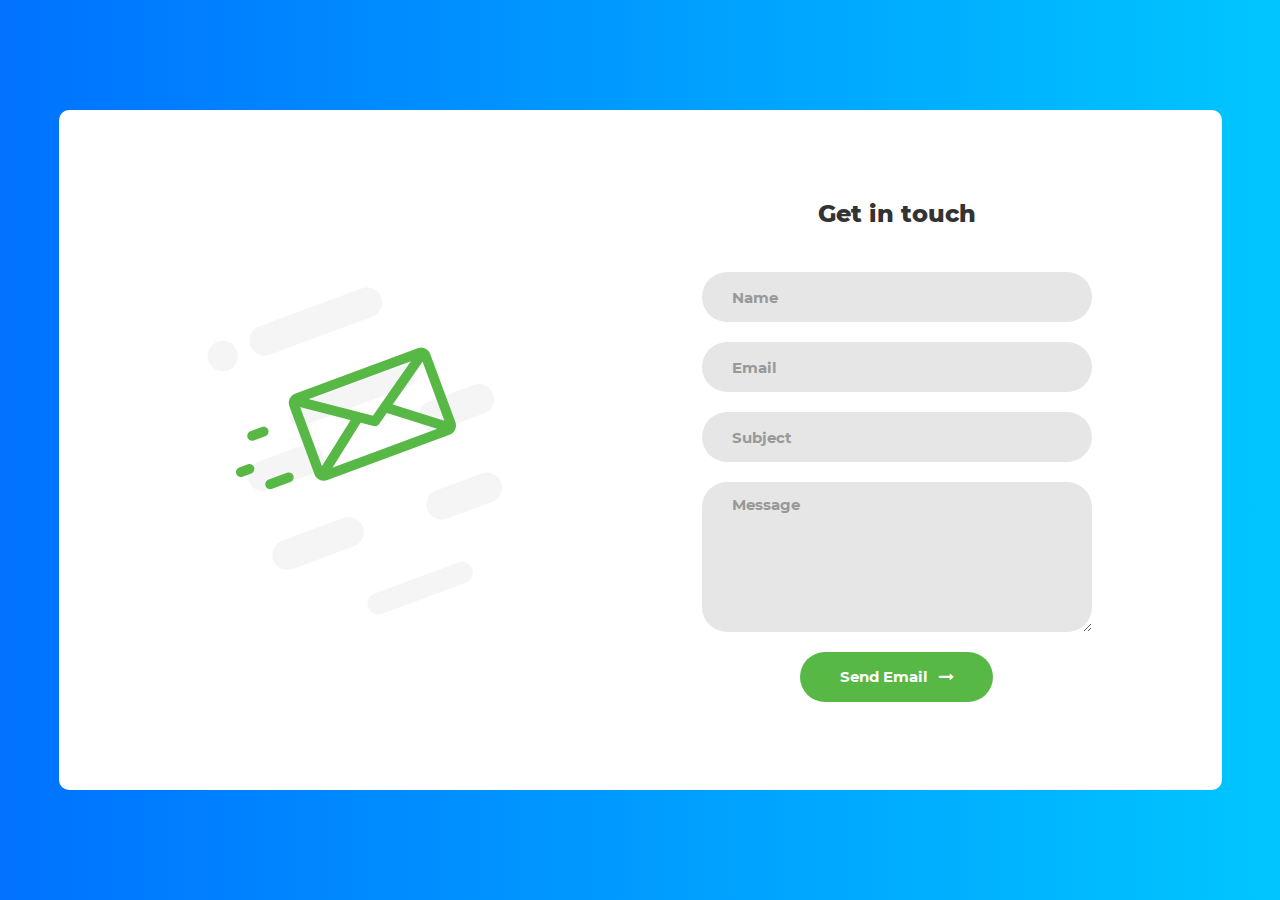
<file: ContactFrom_v1/index.html>
<!DOCTYPE html>
<html lang="en">
<head>
	<title>Contact V1</title>
	<meta charset="UTF-8">
	<meta name="viewport" content="width=device-width, initial-scale=1">
<!--===============================================================================================-->
	<link rel="icon" type="image/png" href="images/icons/favicon.ico"/>
<!--===============================================================================================-->
	<link rel="stylesheet" type="text/css" href="vendor/bootstrap/css/bootstrap.min.css">
<!--===============================================================================================-->
	<link rel="stylesheet" type="text/css" href="fonts/font-awesome-4.7.0/css/font-awesome.min.css">
<!--===============================================================================================-->
	<link rel="stylesheet" type="text/css" href="vendor/animate/animate.css">
<!--===============================================================================================-->
	<link rel="stylesheet" type="text/css" href="vendor/css-hamburgers/hamburgers.min.css">
<!--===============================================================================================-->
	<link rel="stylesheet" type="text/css" href="vendor/select2/select2.min.css">
<!--===============================================================================================-->
	<link rel="stylesheet" type="text/css" href="css/util.css">
	<link rel="stylesheet" type="text/css" href="css/main.css">
<!--===============================================================================================-->
</head>
<body>

	<div class="contact1">
		<div class="container-contact1">
			<div class="contact1-pic js-tilt" data-tilt>
				<img src="images/img-01.png" alt="IMG">
			</div>

			<form class="contact1-form validate-form">
				<span class="contact1-form-title">
					Get in touch
				</span>

				<div class="wrap-input1 validate-input" data-validate = "Name is required">
					<input class="input1" type="text" name="name" placeholder="Name">
					<span class="shadow-input1"></span>
				</div>

				<div class="wrap-input1 validate-input" data-validate = "Valid email is required: ex@abc.xyz">
					<input class="input1" type="text" name="email" placeholder="Email">
					<span class="shadow-input1"></span>
				</div>

				<div class="wrap-input1 validate-input" data-validate = "Subject is required">
					<input class="input1" type="text" name="subject" placeholder="Subject">
					<span class="shadow-input1"></span>
				</div>

				<div class="wrap-input1 validate-input" data-validate = "Message is required">
					<textarea class="input1" name="message" placeholder="Message"></textarea>
					<span class="shadow-input1"></span>
				</div>

				<div class="container-contact1-form-btn">
					<button class="contact1-form-btn">
						<span>
							Send Email
							<i class="fa fa-long-arrow-right" aria-hidden="true"></i>
						</span>
					</button>
				</div>
			</form>
		</div>
	</div>




<!--===============================================================================================-->
	<script src="vendor/jquery/jquery-3.2.1.min.js"></script>
<!--===============================================================================================-->
	<script src="vendor/bootstrap/js/popper.js"></script>
	<script src="vendor/bootstrap/js/bootstrap.min.js"></script>
<!--===============================================================================================-->
	<script src="vendor/select2/select2.min.js"></script>
<!--===============================================================================================-->
	<script src="vendor/tilt/tilt.jquery.min.js"></script>
	<script >
		$('.js-tilt').tilt({
			scale: 1.1
		})
	</script>

<!-- Global site tag (gtag.js) - Google Analytics -->
<script async src="https://www.googletagmanager.com/gtag/js?id=UA-23581568-13"></script>
<script>
  window.dataLayer = window.dataLayer || [];
  function gtag(){dataLayer.push(arguments);}
  gtag('js', new Date());

  gtag('config', 'UA-23581568-13');
</script>

<!--===============================================================================================-->
	<script src="js/main.js"></script>

</body>
</html>
</file>
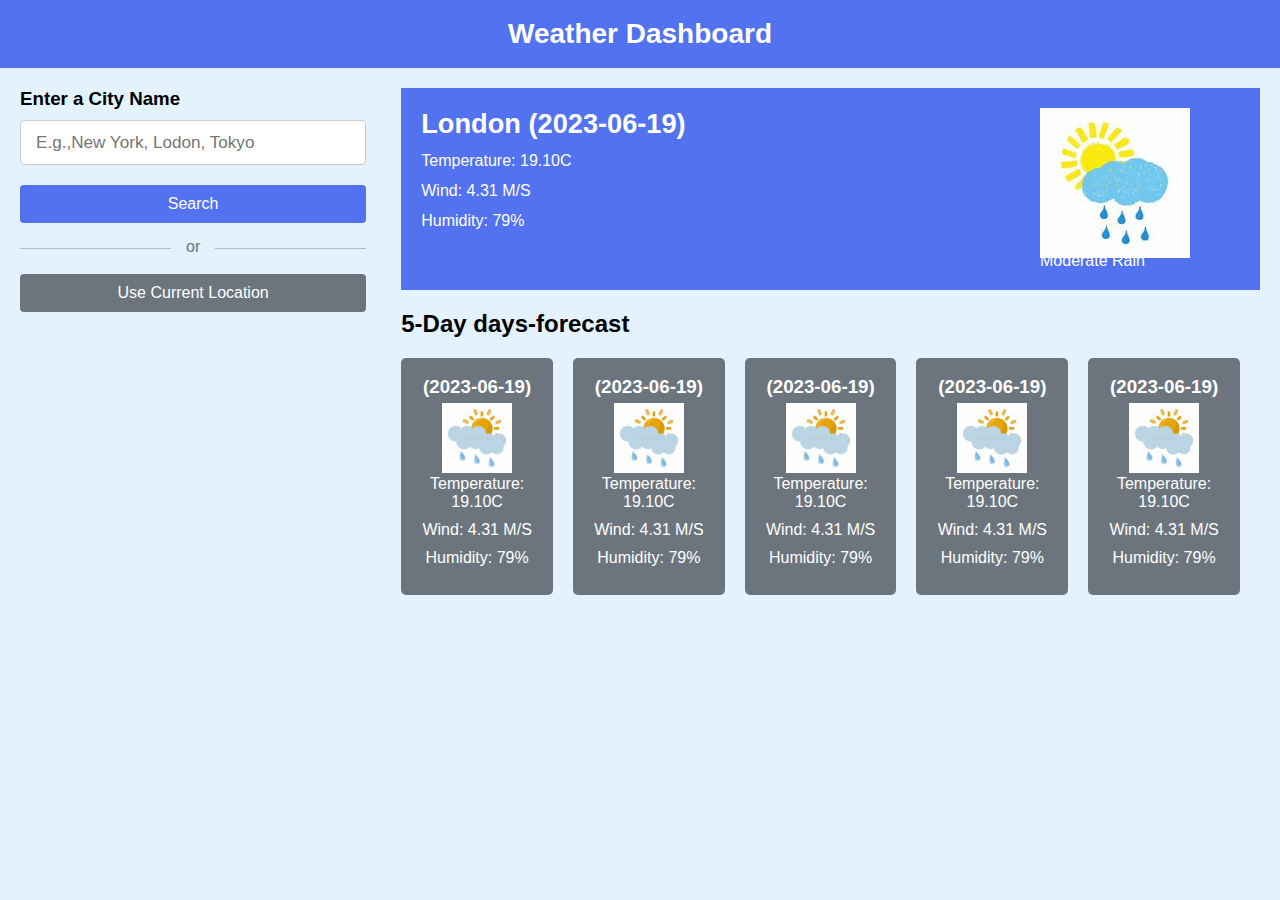
<file: project 1/index.html>
<!DOCTYPE html>
<html lang="en">

<head>
	<meta charset="UTF-8">
	<meta name="viewport" content="width=device-width, initial-scale=1.0">
	<title>Document</title>
	<link rel="stylesheet" href="style.css">
	
</head>

<body>
	<h1>Weather Dashboard</h1>
	<div class="container">
		<div class="weather-input">
			<h3>Enter a City Name</h3>
			<input type="text" class="city-input" placeholder="E.g.,New York, Lodon, Tokyo">
			<button class="search-btn">Search</button>
			<div class="seperator"></div>
			<button class="location-btn">Use Current Location</button>
		</div>

		<div class="weather-data">
			<div class="current-weather">
				<div class="details">
					<h3>London (2023-06-19)</h3>
					<h4>Temperature: 19.10C</h4>
					<h4>Wind: 4.31 M/S</h4>
					<h4>Humidity: 79%</h4>
				</div>
				<div class="icon">
					<img src="th.jpeg" alt="weather-icon">
					<h4>Moderate Rain</h4>
				</div>
			</div>
			<div class="days-forecast">
				<h2>5-Day days-forecast</h2>
				<ul class="weather-cards">
					<li class="card">
						<h3>(2023-06-19)</h3>
						<img src="th (1).jpeg" alt="weather-icon">
						<h4>Temperature: 19.10C</h4>
						<h4>Wind: 4.31 M/S</h4>
						<h4>Humidity: 79%</h4>
					</li>

					<li class="card">
						<h3>(2023-06-19)</h3>
						<img src="th (1).jpeg" alt="weather-icon">
						<h4>Temperature: 19.10C</h4>
						<h4>Wind: 4.31 M/S</h4>
						<h4>Humidity: 79%</h4>
					</li>

					<li class="card">
						<h3>(2023-06-19)</h3>
						<img src="th (1).jpeg" alt="weather-icon">
						<h4>Temperature: 19.10C</h4>
						<h4>Wind: 4.31 M/S</h4>
						<h4>Humidity: 79%</h4>
					</li>
					<li class="card">
						<h3>(2023-06-19)</h3>
						<img src="th (1).jpeg" alt="weather-icon">
						<h4>Temperature: 19.10C</h4>
						<h4>Wind: 4.31 M/S</h4>
						<h4>Humidity: 79%</h4>
					</li>
					<li class="card">
						<h3>(2023-06-19)</h3>
						<img src="th (1).jpeg" alt="weather-icon">
						<h4>Temperature: 19.10C</h4>
						<h4>Wind: 4.31 M/S</h4>
						<h4>Humidity: 79%</h4>
					</li>
				
				</ul>
			</div>
		</div>
	</div>
	<script src="script.js" defer></script>
</body>

</html>
</file>
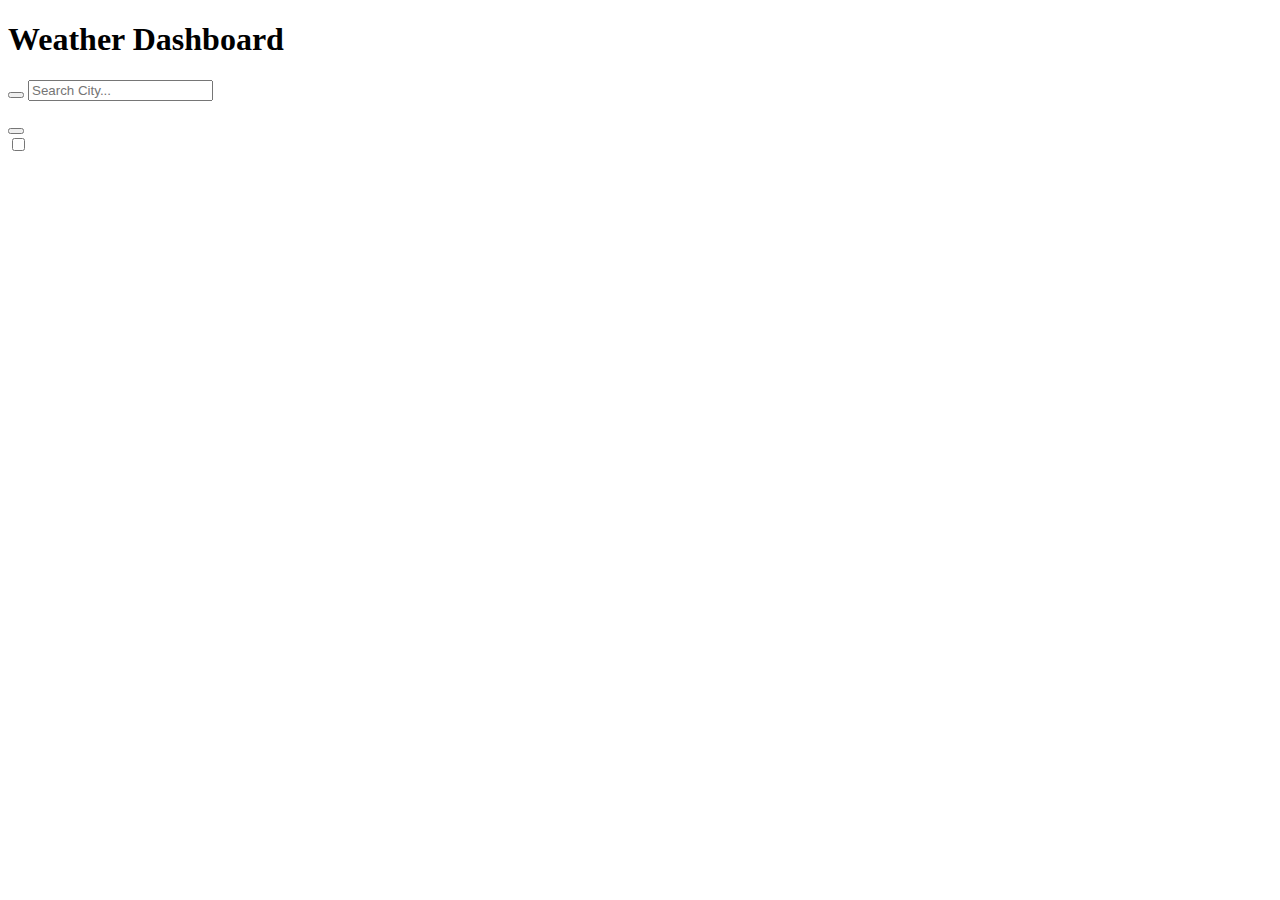
<file: project 1/index1.html>
<!DOCTYPE html>
<html lang="en">

<head>
    <meta charset="UTF-8">
    <meta name="viewport" content="width=device-width, initial-scale=1.0">
    <title>Document</title>
    <link href="/assets/favicon.png" type="image/x-icon" rel="icon" />

</head>

<body>
    <div class="main">
        <header class="header">
            <div class="horizonatal_elements">
                <h1>Weather Dashboard</h1>
                <div class="search bar">
                    <form class="form">
                        <button class="btn btn-outline-primary" id="geolocation-btn" type="button">
                            <i class="fa-solid fa-location-arrow"></i>
                        </button>
                        <input type="search" placeholder="Search City..." class="form-control" id="search-input"
                            autocapitalize="on" autocomplete="off" />
                        <ul class="search-suggestions"></ul>
                        <button type="submit" class="btn btn-outline-primary me-2 search-btn">
                            <i class="fa-solid fa-magnifying-glass-location"></i>
                        </button>



                    </form>
                    <div class="form-check form-switch ps-2 align-self-center col-1 me-4 me-md-1">
                        <input class="form-check-input" type="checkbox" id="flexSwitchCheckChecked" role="switch" />
                    </div>
                </div>
        </header>

    </div>

    </div>

    </header>

    </div>
</body>

</html>
</file>
<file: ContactFrom_v1/css/util.css>
/*[ FONT SIZE ]
///////////////////////////////////////////////////////////
*/
.fs-1 {font-size: 1px;}
.fs-2 {font-size: 2px;}
.fs-3 {font-size: 3px;}
.fs-4 {font-size: 4px;}
.fs-5 {font-size: 5px;}
.fs-6 {font-size: 6px;}
.fs-7 {font-size: 7px;}
.fs-8 {font-size: 8px;}
.fs-9 {font-size: 9px;}
.fs-10 {font-size: 10px;}
.fs-11 {font-size: 11px;}
.fs-12 {font-size: 12px;}
.fs-13 {font-size: 13px;}
.fs-14 {font-size: 14px;}
.fs-15 {font-size: 15px;}
.fs-16 {font-size: 16px;}
.fs-17 {font-size: 17px;}
.fs-18 {font-size: 18px;}
.fs-19 {font-size: 19px;}
.fs-20 {font-size: 20px;}
.fs-21 {font-size: 21px;}
.fs-22 {font-size: 22px;}
.fs-23 {font-size: 23px;}
.fs-24 {font-size: 24px;}
.fs-25 {font-size: 25px;}
.fs-26 {font-size: 26px;}
.fs-27 {font-size: 27px;}
.fs-28 {font-size: 28px;}
.fs-29 {font-size: 29px;}
.fs-30 {font-size: 30px;}
.fs-31 {font-size: 31px;}
.fs-32 {font-size: 32px;}
.fs-33 {font-size: 33px;}
.fs-34 {font-size: 34px;}
.fs-35 {font-size: 35px;}
.fs-36 {font-size: 36px;}
.fs-37 {font-size: 37px;}
.fs-38 {font-size: 38px;}
.fs-39 {font-size: 39px;}
.fs-40 {font-size: 40px;}
.fs-41 {font-size: 41px;}
.fs-42 {font-size: 42px;}
.fs-43 {font-size: 43px;}
.fs-44 {font-size: 44px;}
.fs-45 {font-size: 45px;}
.fs-46 {font-size: 46px;}
.fs-47 {font-size: 47px;}
.fs-48 {font-size: 48px;}
.fs-49 {font-size: 49px;}
.fs-50 {font-size: 50px;}
.fs-51 {font-size: 51px;}
.fs-52 {font-size: 52px;}
.fs-53 {font-size: 53px;}
.fs-54 {font-size: 54px;}
.fs-55 {font-size: 55px;}
.fs-56 {font-size: 56px;}
.fs-57 {font-size: 57px;}
.fs-58 {font-size: 58px;}
.fs-59 {font-size: 59px;}
.fs-60 {font-size: 60px;}
.fs-61 {font-size: 61px;}
.fs-62 {font-size: 62px;}
.fs-63 {font-size: 63px;}
.fs-64 {font-size: 64px;}
.fs-65 {font-size: 65px;}
.fs-66 {font-size: 66px;}
.fs-67 {font-size: 67px;}
.fs-68 {font-size: 68px;}
.fs-69 {font-size: 69px;}
.fs-70 {font-size: 70px;}
.fs-71 {font-size: 71px;}
.fs-72 {font-size: 72px;}
.fs-73 {font-size: 73px;}
.fs-74 {font-size: 74px;}
.fs-75 {font-size: 75px;}
.fs-76 {font-size: 76px;}
.fs-77 {font-size: 77px;}
.fs-78 {font-size: 78px;}
.fs-79 {font-size: 79px;}
.fs-80 {font-size: 80px;}
.fs-81 {font-size: 81px;}
.fs-82 {font-size: 82px;}
.fs-83 {font-size: 83px;}
.fs-84 {font-size: 84px;}
.fs-85 {font-size: 85px;}
.fs-86 {font-size: 86px;}
.fs-87 {font-size: 87px;}
.fs-88 {font-size: 88px;}
.fs-89 {font-size: 89px;}
.fs-90 {font-size: 90px;}
.fs-91 {font-size: 91px;}
.fs-92 {font-size: 92px;}
.fs-93 {font-size: 93px;}
.fs-94 {font-size: 94px;}
.fs-95 {font-size: 95px;}
.fs-96 {font-size: 96px;}
.fs-97 {font-size: 97px;}
.fs-98 {font-size: 98px;}
.fs-99 {font-size: 99px;}
.fs-100 {font-size: 100px;}
.fs-101 {font-size: 101px;}
.fs-102 {font-size: 102px;}
.fs-103 {font-size: 103px;}
.fs-104 {font-size: 104px;}
.fs-105 {font-size: 105px;}
.fs-106 {font-size: 106px;}
.fs-107 {font-size: 107px;}
.fs-108 {font-size: 108px;}
.fs-109 {font-size: 109px;}
.fs-110 {font-size: 110px;}
.fs-111 {font-size: 111px;}
.fs-112 {font-size: 112px;}
.fs-113 {font-size: 113px;}
.fs-114 {font-size: 114px;}
.fs-115 {font-size: 115px;}
.fs-116 {font-size: 116px;}
.fs-117 {font-size: 117px;}
.fs-118 {font-size: 118px;}
.fs-119 {font-size: 119px;}
.fs-120 {font-size: 120px;}
.fs-121 {font-size: 121px;}
.fs-122 {font-size: 122px;}
.fs-123 {font-size: 123px;}
.fs-124 {font-size: 124px;}
.fs-125 {font-size: 125px;}
.fs-126 {font-size: 126px;}
.fs-127 {font-size: 127px;}
.fs-128 {font-size: 128px;}
.fs-129 {font-size: 129px;}
.fs-130 {font-size: 130px;}
.fs-131 {font-size: 131px;}
.fs-132 {font-size: 132px;}
.fs-133 {font-size: 133px;}
.fs-134 {font-size: 134px;}
.fs-135 {font-size: 135px;}
.fs-136 {font-size: 136px;}
.fs-137 {font-size: 137px;}
.fs-138 {font-size: 138px;}
.fs-139 {font-size: 139px;}
.fs-140 {font-size: 140px;}
.fs-141 {font-size: 141px;}
.fs-142 {font-size: 142px;}
.fs-143 {font-size: 143px;}
.fs-144 {font-size: 144px;}
.fs-145 {font-size: 145px;}
.fs-146 {font-size: 146px;}
.fs-147 {font-size: 147px;}
.fs-148 {font-size: 148px;}
.fs-149 {font-size: 149px;}
.fs-150 {font-size: 150px;}
.fs-151 {font-size: 151px;}
.fs-152 {font-size: 152px;}
.fs-153 {font-size: 153px;}
.fs-154 {font-size: 154px;}
.fs-155 {font-size: 155px;}
.fs-156 {font-size: 156px;}
.fs-157 {font-size: 157px;}
.fs-158 {font-size: 158px;}
.fs-159 {font-size: 159px;}
.fs-160 {font-size: 160px;}
.fs-161 {font-size: 161px;}
.fs-162 {font-size: 162px;}
.fs-163 {font-size: 163px;}
.fs-164 {font-size: 164px;}
.fs-165 {font-size: 165px;}
.fs-166 {font-size: 166px;}
.fs-167 {font-size: 167px;}
.fs-168 {font-size: 168px;}
.fs-169 {font-size: 169px;}
.fs-170 {font-size: 170px;}
.fs-171 {font-size: 171px;}
.fs-172 {font-size: 172px;}
.fs-173 {font-size: 173px;}
.fs-174 {font-size: 174px;}
.fs-175 {font-size: 175px;}
.fs-176 {font-size: 176px;}
.fs-177 {font-size: 177px;}
.fs-178 {font-size: 178px;}
.fs-179 {font-size: 179px;}
.fs-180 {font-size: 180px;}
.fs-181 {font-size: 181px;}
.fs-182 {font-size: 182px;}
.fs-183 {font-size: 183px;}
.fs-184 {font-size: 184px;}
.fs-185 {font-size: 185px;}
.fs-186 {font-size: 186px;}
.fs-187 {font-size: 187px;}
.fs-188 {font-size: 188px;}
.fs-189 {font-size: 189px;}
.fs-190 {font-size: 190px;}
.fs-191 {font-size: 191px;}
.fs-192 {font-size: 192px;}
.fs-193 {font-size: 193px;}
.fs-194 {font-size: 194px;}
.fs-195 {font-size: 195px;}
.fs-196 {font-size: 196px;}
.fs-197 {font-size: 197px;}
.fs-198 {font-size: 198px;}
.fs-199 {font-size: 199px;}
.fs-200 {font-size: 200px;}

/*[ PADDING ]
///////////////////////////////////////////////////////////
*/
.p-t-0 {padding-top: 0px;}
.p-t-1 {padding-top: 1px;}
.p-t-2 {padding-top: 2px;}
.p-t-3 {padding-top: 3px;}
.p-t-4 {padding-top: 4px;}
.p-t-5 {padding-top: 5px;}
.p-t-6 {padding-top: 6px;}
.p-t-7 {padding-top: 7px;}
.p-t-8 {padding-top: 8px;}
.p-t-9 {padding-top: 9px;}
.p-t-10 {padding-top: 10px;}
.p-t-11 {padding-top: 11px;}
.p-t-12 {padding-top: 12px;}
.p-t-13 {padding-top: 13px;}
.p-t-14 {padding-top: 14px;}
.p-t-15 {padding-top: 15px;}
.p-t-16 {padding-top: 16px;}
.p-t-17 {padding-top: 17px;}
.p-t-18 {padding-top: 18px;}
.p-t-19 {padding-top: 19px;}
.p-t-20 {padding-top: 20px;}
.p-t-21 {padding-top: 21px;}
.p-t-22 {padding-top: 22px;}
.p-t-23 {padding-top: 23px;}
.p-t-24 {padding-top: 24px;}
.p-t-25 {padding-top: 25px;}
.p-t-26 {padding-top: 26px;}
.p-t-27 {padding-top: 27px;}
.p-t-28 {padding-top: 28px;}
.p-t-29 {padding-top: 29px;}
.p-t-30 {padding-top: 30px;}
.p-t-31 {padding-top: 31px;}
.p-t-32 {padding-top: 32px;}
.p-t-33 {padding-top: 33px;}
.p-t-34 {padding-top: 34px;}
.p-t-35 {padding-top: 35px;}
.p-t-36 {padding-top: 36px;}
.p-t-37 {padding-top: 37px;}
.p-t-38 {padding-top: 38px;}
.p-t-39 {padding-top: 39px;}
.p-t-40 {padding-top: 40px;}
.p-t-41 {padding-top: 41px;}
.p-t-42 {padding-top: 42px;}
.p-t-43 {padding-top: 43px;}
.p-t-44 {padding-top: 44px;}
.p-t-45 {padding-top: 45px;}
.p-t-46 {padding-top: 46px;}
.p-t-47 {padding-top: 47px;}
.p-t-48 {padding-top: 48px;}
.p-t-49 {padding-top: 49px;}
.p-t-50 {padding-top: 50px;}
.p-t-51 {padding-top: 51px;}
.p-t-52 {padding-top: 52px;}
.p-t-53 {padding-top: 53px;}
.p-t-54 {padding-top: 54px;}
.p-t-55 {padding-top: 55px;}
.p-t-56 {padding-top: 56px;}
.p-t-57 {padding-top: 57px;}
.p-t-58 {padding-top: 58px;}
.p-t-59 {padding-top: 59px;}
.p-t-60 {padding-top: 60px;}
.p-t-61 {padding-top: 61px;}
.p-t-62 {padding-top: 62px;}
.p-t-63 {padding-top: 63px;}
.p-t-64 {padding-top: 64px;}
.p-t-65 {padding-top: 65px;}
.p-t-66 {padding-top: 66px;}
.p-t-67 {padding-top: 67px;}
.p-t-68 {padding-top: 68px;}
.p-t-69 {padding-top: 69px;}
.p-t-70 {padding-top: 70px;}
.p-t-71 {padding-top: 71px;}
.p-t-72 {padding-top: 72px;}
.p-t-73 {padding-top: 73px;}
.p-t-74 {padding-top: 74px;}
.p-t-75 {padding-top: 75px;}
.p-t-76 {padding-top: 76px;}
.p-t-77 {padding-top: 77px;}
.p-t-78 {padding-top: 78px;}
.p-t-79 {padding-top: 79px;}
.p-t-80 {padding-top: 80px;}
.p-t-81 {padding-top: 81px;}
.p-t-82 {padding-top: 82px;}
.p-t-83 {padding-top: 83px;}
.p-t-84 {padding-top: 84px;}
.p-t-85 {padding-top: 85px;}
.p-t-86 {padding-top: 86px;}
.p-t-87 {padding-top: 87px;}
.p-t-88 {padding-top: 88px;}
.p-t-89 {padding-top: 89px;}
.p-t-90 {padding-top: 90px;}
.p-t-91 {padding-top: 91px;}
.p-t-92 {padding-top: 92px;}
.p-t-93 {padding-top: 93px;}
.p-t-94 {padding-top: 94px;}
.p-t-95 {padding-top: 95px;}
.p-t-96 {padding-top: 96px;}
.p-t-97 {padding-top: 97px;}
.p-t-98 {padding-top: 98px;}
.p-t-99 {padding-top: 99px;}
.p-t-100 {padding-top: 100px;}
.p-t-101 {padding-top: 101px;}
.p-t-102 {padding-top: 102px;}
.p-t-103 {padding-top: 103px;}
.p-t-104 {padding-top: 104px;}
.p-t-105 {padding-top: 105px;}
.p-t-106 {padding-top: 106px;}
.p-t-107 {padding-top: 107px;}
.p-t-108 {padding-top: 108px;}
.p-t-109 {padding-top: 109px;}
.p-t-110 {padding-top: 110px;}
.p-t-111 {padding-top: 111px;}
.p-t-112 {padding-top: 112px;}
.p-t-113 {padding-top: 113px;}
.p-t-114 {padding-top: 114px;}
.p-t-115 {padding-top: 115px;}
.p-t-116 {padding-top: 116px;}
.p-t-117 {padding-top: 117px;}
.p-t-118 {padding-top: 118px;}
.p-t-119 {padding-top: 119px;}
.p-t-120 {padding-top: 120px;}
.p-t-121 {padding-top: 121px;}
.p-t-122 {padding-top: 122px;}
.p-t-123 {padding-top: 123px;}
.p-t-124 {padding-top: 124px;}
.p-t-125 {padding-top: 125px;}
.p-t-126 {padding-top: 126px;}
.p-t-127 {padding-top: 127px;}
.p-t-128 {padding-top: 128px;}
.p-t-129 {padding-top: 129px;}
.p-t-130 {padding-top: 130px;}
.p-t-131 {padding-top: 131px;}
.p-t-132 {padding-top: 132px;}
.p-t-133 {padding-top: 133px;}
.p-t-134 {padding-top: 134px;}
.p-t-135 {padding-top: 135px;}
.p-t-136 {padding-top: 136px;}
.p-t-137 {padding-top: 137px;}
.p-t-138 {padding-top: 138px;}
.p-t-139 {padding-top: 139px;}
.p-t-140 {padding-top: 140px;}
.p-t-141 {padding-top: 141px;}
.p-t-142 {padding-top: 142px;}
.p-t-143 {padding-top: 143px;}
.p-t-144 {padding-top: 144px;}
.p-t-145 {padding-top: 145px;}
.p-t-146 {padding-top: 146px;}
.p-t-147 {padding-top: 147px;}
.p-t-148 {padding-top: 148px;}
.p-t-149 {padding-top: 149px;}
.p-t-150 {padding-top: 150px;}
.p-t-151 {padding-top: 151px;}
.p-t-152 {padding-top: 152px;}
.p-t-153 {padding-top: 153px;}
.p-t-154 {padding-top: 154px;}
.p-t-155 {padding-top: 155px;}
.p-t-156 {padding-top: 156px;}
.p-t-157 {padding-top: 157px;}
.p-t-158 {padding-top: 158px;}
.p-t-159 {padding-top: 159px;}
.p-t-160 {padding-top: 160px;}
.p-t-161 {padding-top: 161px;}
.p-t-162 {padding-top: 162px;}
.p-t-163 {padding-top: 163px;}
.p-t-164 {padding-top: 164px;}
.p-t-165 {padding-top: 165px;}
.p-t-166 {padding-top: 166px;}
.p-t-167 {padding-top: 167px;}
.p-t-168 {padding-top: 168px;}
.p-t-169 {padding-top: 169px;}
.p-t-170 {padding-top: 170px;}
.p-t-171 {padding-top: 171px;}
.p-t-172 {padding-top: 172px;}
.p-t-173 {padding-top: 173px;}
.p-t-174 {padding-top: 174px;}
.p-t-175 {padding-top: 175px;}
.p-t-176 {padding-top: 176px;}
.p-t-177 {padding-top: 177px;}
.p-t-178 {padding-top: 178px;}
.p-t-179 {padding-top: 179px;}
.p-t-180 {padding-top: 180px;}
.p-t-181 {padding-top: 181px;}
.p-t-182 {padding-top: 182px;}
.p-t-183 {padding-top: 183px;}
.p-t-184 {padding-top: 184px;}
.p-t-185 {padding-top: 185px;}
.p-t-186 {padding-top: 186px;}
.p-t-187 {padding-top: 187px;}
.p-t-188 {padding-top: 188px;}
.p-t-189 {padding-top: 189px;}
.p-t-190 {padding-top: 190px;}
.p-t-191 {padding-top: 191px;}
.p-t-192 {padding-top: 192px;}
.p-t-193 {padding-top: 193px;}
.p-t-194 {padding-top: 194px;}
.p-t-195 {padding-top: 195px;}
.p-t-196 {padding-top: 196px;}
.p-t-197 {padding-top: 197px;}
.p-t-198 {padding-top: 198px;}
.p-t-199 {padding-top: 199px;}
.p-t-200 {padding-top: 200px;}
.p-t-201 {padding-top: 201px;}
.p-t-202 {padding-top: 202px;}
.p-t-203 {padding-top: 203px;}
.p-t-204 {padding-top: 204px;}
.p-t-205 {padding-top: 205px;}
.p-t-206 {padding-top: 206px;}
.p-t-207 {padding-top: 207px;}
.p-t-208 {padding-top: 208px;}
.p-t-209 {padding-top: 209px;}
.p-t-210 {padding-top: 210px;}
.p-t-211 {padding-top: 211px;}
.p-t-212 {padding-top: 212px;}
.p-t-213 {padding-top: 213px;}
.p-t-214 {padding-top: 214px;}
.p-t-215 {padding-top: 215px;}
.p-t-216 {padding-top: 216px;}
.p-t-217 {padding-top: 217px;}
.p-t-218 {padding-top: 218px;}
.p-t-219 {padding-top: 219px;}
.p-t-220 {padding-top: 220px;}
.p-t-221 {padding-top: 221px;}
.p-t-222 {padding-top: 222px;}
.p-t-223 {padding-top: 223px;}
.p-t-224 {padding-top: 224px;}
.p-t-225 {padding-top: 225px;}
.p-t-226 {padding-top: 226px;}
.p-t-227 {padding-top: 227px;}
.p-t-228 {padding-top: 228px;}
.p-t-229 {padding-top: 229px;}
.p-t-230 {padding-top: 230px;}
.p-t-231 {padding-top: 231px;}
.p-t-232 {padding-top: 232px;}
.p-t-233 {padding-top: 233px;}
.p-t-234 {padding-top: 234px;}
.p-t-235 {padding-top: 235px;}
.p-t-236 {padding-top: 236px;}
.p-t-237 {padding-top: 237px;}
.p-t-238 {padding-top: 238px;}
.p-t-239 {padding-top: 239px;}
.p-t-240 {padding-top: 240px;}
.p-t-241 {padding-top: 241px;}
.p-t-242 {padding-top: 242px;}
.p-t-243 {padding-top: 243px;}
.p-t-244 {padding-top: 244px;}
.p-t-245 {padding-top: 245px;}
.p-t-246 {padding-top: 246px;}
.p-t-247 {padding-top: 247px;}
.p-t-248 {padding-top: 248px;}
.p-t-249 {padding-top: 249px;}
.p-t-250 {padding-top: 250px;}
.p-b-0 {padding-bottom: 0px;}
.p-b-1 {padding-bottom: 1px;}
.p-b-2 {padding-bottom: 2px;}
.p-b-3 {padding-bottom: 3px;}
.p-b-4 {padding-bottom: 4px;}
.p-b-5 {padding-bottom: 5px;}
.p-b-6 {padding-bottom: 6px;}
.p-b-7 {padding-bottom: 7px;}
.p-b-8 {padding-bottom: 8px;}
.p-b-9 {padding-bottom: 9px;}
.p-b-10 {padding-bottom: 10px;}
.p-b-11 {padding-bottom: 11px;}
.p-b-12 {padding-bottom: 12px;}
.p-b-13 {padding-bottom: 13px;}
.p-b-14 {padding-bottom: 14px;}
.p-b-15 {padding-bottom: 15px;}
.p-b-16 {padding-bottom: 16px;}
.p-b-17 {padding-bottom: 17px;}
.p-b-18 {padding-bottom: 18px;}
.p-b-19 {padding-bottom: 19px;}
.p-b-20 {padding-bottom: 20px;}
.p-b-21 {padding-bottom: 21px;}
.p-b-22 {padding-bottom: 22px;}
.p-b-23 {padding-bottom: 23px;}
.p-b-24 {padding-bottom: 24px;}
.p-b-25 {padding-bottom: 25px;}
.p-b-26 {padding-bottom: 26px;}
.p-b-27 {padding-bottom: 27px;}
.p-b-28 {padding-bottom: 28px;}
.p-b-29 {padding-bottom: 29px;}
.p-b-30 {padding-bottom: 30px;}
.p-b-31 {padding-bottom: 31px;}
.p-b-32 {padding-bottom: 32px;}
.p-b-33 {padding-bottom: 33px;}
.p-b-34 {padding-bottom: 34px;}
.p-b-35 {padding-bottom: 35px;}
.p-b-36 {padding-bottom: 36px;}
.p-b-37 {padding-bottom: 37px;}
.p-b-38 {padding-bottom: 38px;}
.p-b-39 {padding-bottom: 39px;}
.p-b-40 {padding-bottom: 40px;}
.p-b-41 {padding-bottom: 41px;}
.p-b-42 {padding-bottom: 42px;}
.p-b-43 {padding-bottom: 43px;}
.p-b-44 {padding-bottom: 44px;}
.p-b-45 {padding-bottom: 45px;}
.p-b-46 {padding-bottom: 46px;}
.p-b-47 {padding-bottom: 47px;}
.p-b-48 {padding-bottom: 48px;}
.p-b-49 {padding-bottom: 49px;}
.p-b-50 {padding-bottom: 50px;}
.p-b-51 {padding-bottom: 51px;}
.p-b-52 {padding-bottom: 52px;}
.p-b-53 {padding-bottom: 53px;}
.p-b-54 {padding-bottom: 54px;}
.p-b-55 {padding-bottom: 55px;}
.p-b-56 {padding-bottom: 56px;}
.p-b-57 {padding-bottom: 57px;}
.p-b-58 {padding-bottom: 58px;}
.p-b-59 {padding-bottom: 59px;}
.p-b-60 {padding-bottom: 60px;}
.p-b-61 {padding-bottom: 61px;}
.p-b-62 {padding-bottom: 62px;}
.p-b-63 {padding-bottom: 63px;}
.p-b-64 {padding-bottom: 64px;}
.p-b-65 {padding-bottom: 65px;}
.p-b-66 {padding-bottom: 66px;}
.p-b-67 {padding-bottom: 67px;}
.p-b-68 {padding-bottom: 68px;}
.p-b-69 {padding-bottom: 69px;}
.p-b-70 {padding-bottom: 70px;}
.p-b-71 {padding-bottom: 71px;}
.p-b-72 {padding-bottom: 72px;}
.p-b-73 {padding-bottom: 73px;}
.p-b-74 {padding-bottom: 74px;}
.p-b-75 {padding-bottom: 75px;}
.p-b-76 {padding-bottom: 76px;}
.p-b-77 {padding-bottom: 77px;}
.p-b-78 {padding-bottom: 78px;}
.p-b-79 {padding-bottom: 79px;}
.p-b-80 {padding-bottom: 80px;}
.p-b-81 {padding-bottom: 81px;}
.p-b-82 {padding-bottom: 82px;}
.p-b-83 {padding-bottom: 83px;}
.p-b-84 {padding-bottom: 84px;}
.p-b-85 {padding-bottom: 85px;}
.p-b-86 {padding-bottom: 86px;}
.p-b-87 {padding-bottom: 87px;}
.p-b-88 {padding-bottom: 88px;}
.p-b-89 {padding-bottom: 89px;}
.p-b-90 {padding-bottom: 90px;}
.p-b-91 {padding-bottom: 91px;}
.p-b-92 {padding-bottom: 92px;}
.p-b-93 {padding-bottom: 93px;}
.p-b-94 {padding-bottom: 94px;}
.p-b-95 {padding-bottom: 95px;}
.p-b-96 {padding-bottom: 96px;}
.p-b-97 {padding-bottom: 97px;}
.p-b-98 {padding-bottom: 98px;}
.p-b-99 {padding-bottom: 99px;}
.p-b-100 {padding-bottom: 100px;}
.p-b-101 {padding-bottom: 101px;}
.p-b-102 {padding-bottom: 102px;}
.p-b-103 {padding-bottom: 103px;}
.p-b-104 {padding-bottom: 104px;}
.p-b-105 {padding-bottom: 105px;}
.p-b-106 {padding-bottom: 106px;}
.p-b-107 {padding-bottom: 107px;}
.p-b-108 {padding-bottom: 108px;}
.p-b-109 {padding-bottom: 109px;}
.p-b-110 {padding-bottom: 110px;}
.p-b-111 {padding-bottom: 111px;}
.p-b-112 {padding-bottom: 112px;}
.p-b-113 {padding-bottom: 113px;}
.p-b-114 {padding-bottom: 114px;}
.p-b-115 {padding-bottom: 115px;}
.p-b-116 {padding-bottom: 116px;}
.p-b-117 {padding-bottom: 117px;}
.p-b-118 {padding-bottom: 118px;}
.p-b-119 {padding-bottom: 119px;}
.p-b-120 {padding-bottom: 120px;}
.p-b-121 {padding-bottom: 121px;}
.p-b-122 {padding-bottom: 122px;}
.p-b-123 {padding-bottom: 123px;}
.p-b-124 {padding-bottom: 124px;}
.p-b-125 {padding-bottom: 125px;}
.p-b-126 {padding-bottom: 126px;}
.p-b-127 {padding-bottom: 127px;}
.p-b-128 {padding-bottom: 128px;}
.p-b-129 {padding-bottom: 129px;}
.p-b-130 {padding-bottom: 130px;}
.p-b-131 {padding-bottom: 131px;}
.p-b-132 {padding-bottom: 132px;}
.p-b-133 {padding-bottom: 133px;}
.p-b-134 {padding-bottom: 134px;}
.p-b-135 {padding-bottom: 135px;}
.p-b-136 {padding-bottom: 136px;}
.p-b-137 {padding-bottom: 137px;}
.p-b-138 {padding-bottom: 138px;}
.p-b-139 {padding-bottom: 139px;}
.p-b-140 {padding-bottom: 140px;}
.p-b-141 {padding-bottom: 141px;}
.p-b-142 {padding-bottom: 142px;}
.p-b-143 {padding-bottom: 143px;}
.p-b-144 {padding-bottom: 144px;}
.p-b-145 {padding-bottom: 145px;}
.p-b-146 {padding-bottom: 146px;}
.p-b-147 {padding-bottom: 147px;}
.p-b-148 {padding-bottom: 148px;}
.p-b-149 {padding-bottom: 149px;}
.p-b-150 {padding-bottom: 150px;}
.p-b-151 {padding-bottom: 151px;}
.p-b-152 {padding-bottom: 152px;}
.p-b-153 {padding-bottom: 153px;}
.p-b-154 {padding-bottom: 154px;}
.p-b-155 {padding-bottom: 155px;}
.p-b-156 {padding-bottom: 156px;}
.p-b-157 {padding-bottom: 157px;}
.p-b-158 {padding-bottom: 158px;}
.p-b-159 {padding-bottom: 159px;}
.p-b-160 {padding-bottom: 160px;}
.p-b-161 {padding-bottom: 161px;}
.p-b-162 {padding-bottom: 162px;}
.p-b-163 {padding-bottom: 163px;}
.p-b-164 {padding-bottom: 164px;}
.p-b-165 {padding-bottom: 165px;}
.p-b-166 {padding-bottom: 166px;}
.p-b-167 {padding-bottom: 167px;}
.p-b-168 {padding-bottom: 168px;}
.p-b-169 {padding-bottom: 169px;}
.p-b-170 {padding-bottom: 170px;}
.p-b-171 {padding-bottom: 171px;}
.p-b-172 {padding-bottom: 172px;}
.p-b-173 {padding-bottom: 173px;}
.p-b-174 {padding-bottom: 174px;}
.p-b-175 {padding-bottom: 175px;}
.p-b-176 {padding-bottom: 176px;}
.p-b-177 {padding-bottom: 177px;}
.p-b-178 {padding-bottom: 178px;}
.p-b-179 {padding-bottom: 179px;}
.p-b-180 {padding-bottom: 180px;}
.p-b-181 {padding-bottom: 181px;}
.p-b-182 {padding-bottom: 182px;}
.p-b-183 {padding-bottom: 183px;}
.p-b-184 {padding-bottom: 184px;}
.p-b-185 {padding-bottom: 185px;}
.p-b-186 {padding-bottom: 186px;}
.p-b-187 {padding-bottom: 187px;}
.p-b-188 {padding-bottom: 188px;}
.p-b-189 {padding-bottom: 189px;}
.p-b-190 {padding-bottom: 190px;}
.p-b-191 {padding-bottom: 191px;}
.p-b-192 {padding-bottom: 192px;}
.p-b-193 {padding-bottom: 193px;}
.p-b-194 {padding-bottom: 194px;}
.p-b-195 {padding-bottom: 195px;}
.p-b-196 {padding-bottom: 196px;}
.p-b-197 {padding-bottom: 197px;}
.p-b-198 {padding-bottom: 198px;}
.p-b-199 {padding-bottom: 199px;}
.p-b-200 {padding-bottom: 200px;}
.p-b-201 {padding-bottom: 201px;}
.p-b-202 {padding-bottom: 202px;}
.p-b-203 {padding-bottom: 203px;}
.p-b-204 {padding-bottom: 204px;}
.p-b-205 {padding-bottom: 205px;}
.p-b-206 {padding-bottom: 206px;}
.p-b-207 {padding-bottom: 207px;}
.p-b-208 {padding-bottom: 208px;}
.p-b-209 {padding-bottom: 209px;}
.p-b-210 {padding-bottom: 210px;}
.p-b-211 {padding-bottom: 211px;}
.p-b-212 {padding-bottom: 212px;}
.p-b-213 {padding-bottom: 213px;}
.p-b-214 {padding-bottom: 214px;}
.p-b-215 {padding-bottom: 215px;}
.p-b-216 {padding-bottom: 216px;}
.p-b-217 {padding-bottom: 217px;}
.p-b-218 {padding-bottom: 218px;}
.p-b-219 {padding-bottom: 219px;}
.p-b-220 {padding-bottom: 220px;}
.p-b-221 {padding-bottom: 221px;}
.p-b-222 {padding-bottom: 222px;}
.p-b-223 {padding-bottom: 223px;}
.p-b-224 {padding-bottom: 224px;}
.p-b-225 {padding-bottom: 225px;}
.p-b-226 {padding-bottom: 226px;}
.p-b-227 {padding-bottom: 227px;}
.p-b-228 {padding-bottom: 228px;}
.p-b-229 {padding-bottom: 229px;}
.p-b-230 {padding-bottom: 230px;}
.p-b-231 {padding-bottom: 231px;}
.p-b-232 {padding-bottom: 232px;}
.p-b-233 {padding-bottom: 233px;}
.p-b-234 {padding-bottom: 234px;}
.p-b-235 {padding-bottom: 235px;}
.p-b-236 {padding-bottom: 236px;}
.p-b-237 {padding-bottom: 237px;}
.p-b-238 {padding-bottom: 238px;}
.p-b-239 {padding-bottom: 239px;}
.p-b-240 {padding-bottom: 240px;}
.p-b-241 {padding-bottom: 241px;}
.p-b-242 {padding-bottom: 242px;}
.p-b-243 {padding-bottom: 243px;}
.p-b-244 {padding-bottom: 244px;}
.p-b-245 {padding-bottom: 245px;}
.p-b-246 {padding-bottom: 246px;}
.p-b-247 {padding-bottom: 247px;}
.p-b-248 {padding-bottom: 248px;}
.p-b-249 {padding-bottom: 249px;}
.p-b-250 {padding-bottom: 250px;}
.p-l-0 {padding-left: 0px;}
.p-l-1 {padding-left: 1px;}
.p-l-2 {padding-left: 2px;}
.p-l-3 {padding-left: 3px;}
.p-l-4 {padding-left: 4px;}
.p-l-5 {padding-left: 5px;}
.p-l-6 {padding-left: 6px;}
.p-l-7 {padding-left: 7px;}
.p-l-8 {padding-left: 8px;}
.p-l-9 {padding-left: 9px;}
.p-l-10 {padding-left: 10px;}
.p-l-11 {padding-left: 11px;}
.p-l-12 {padding-left: 12px;}
.p-l-13 {padding-left: 13px;}
.p-l-14 {padding-left: 14px;}
.p-l-15 {padding-left: 15px;}
.p-l-16 {padding-left: 16px;}
.p-l-17 {padding-left: 17px;}
.p-l-18 {padding-left: 18px;}
.p-l-19 {padding-left: 19px;}
.p-l-20 {padding-left: 20px;}
.p-l-21 {padding-left: 21px;}
.p-l-22 {padding-left: 22px;}
.p-l-23 {padding-left: 23px;}
.p-l-24 {padding-left: 24px;}
.p-l-25 {padding-left: 25px;}
.p-l-26 {padding-left: 26px;}
.p-l-27 {padding-left: 27px;}
.p-l-28 {padding-left: 28px;}
.p-l-29 {padding-left: 29px;}
.p-l-30 {padding-left: 30px;}
.p-l-31 {padding-left: 31px;}
.p-l-32 {padding-left: 32px;}
.p-l-33 {padding-left: 33px;}
.p-l-34 {padding-left: 34px;}
.p-l-35 {padding-left: 35px;}
.p-l-36 {padding-left: 36px;}
.p-l-37 {padding-left: 37px;}
.p-l-38 {padding-left: 38px;}
.p-l-39 {padding-left: 39px;}
.p-l-40 {padding-left: 40px;}
.p-l-41 {padding-left: 41px;}
.p-l-42 {padding-left: 42px;}
.p-l-43 {padding-left: 43px;}
.p-l-44 {padding-left: 44px;}
.p-l-45 {padding-left: 45px;}
.p-l-46 {padding-left: 46px;}
.p-l-47 {padding-left: 47px;}
.p-l-48 {padding-left: 48px;}
.p-l-49 {padding-left: 49px;}
.p-l-50 {padding-left: 50px;}
.p-l-51 {padding-left: 51px;}
.p-l-52 {padding-left: 52px;}
.p-l-53 {padding-left: 53px;}
.p-l-54 {padding-left: 54px;}
.p-l-55 {padding-left: 55px;}
.p-l-56 {padding-left: 56px;}
.p-l-57 {padding-left: 57px;}
.p-l-58 {padding-left: 58px;}
.p-l-59 {padding-left: 59px;}
.p-l-60 {padding-left: 60px;}
.p-l-61 {padding-left: 61px;}
.p-l-62 {padding-left: 62px;}
.p-l-63 {padding-left: 63px;}
.p-l-64 {padding-left: 64px;}
.p-l-65 {padding-left: 65px;}
.p-l-66 {padding-left: 66px;}
.p-l-67 {padding-left: 67px;}
.p-l-68 {padding-left: 68px;}
.p-l-69 {padding-left: 69px;}
.p-l-70 {padding-left: 70px;}
.p-l-71 {padding-left: 71px;}
.p-l-72 {padding-left: 72px;}
.p-l-73 {padding-left: 73px;}
.p-l-74 {padding-left: 74px;}
.p-l-75 {padding-left: 75px;}
.p-l-76 {padding-left: 76px;}
.p-l-77 {padding-left: 77px;}
.p-l-78 {padding-left: 78px;}
.p-l-79 {padding-left: 79px;}
.p-l-80 {padding-left: 80px;}
.p-l-81 {padding-left: 81px;}
.p-l-82 {padding-left: 82px;}
.p-l-83 {padding-left: 83px;}
.p-l-84 {padding-left: 84px;}
.p-l-85 {padding-left: 85px;}
.p-l-86 {padding-left: 86px;}
.p-l-87 {padding-left: 87px;}
.p-l-88 {padding-left: 88px;}
.p-l-89 {padding-left: 89px;}
.p-l-90 {padding-left: 90px;}
.p-l-91 {padding-left: 91px;}
.p-l-92 {padding-left: 92px;}
.p-l-93 {padding-left: 93px;}
.p-l-94 {padding-left: 94px;}
.p-l-95 {padding-left: 95px;}
.p-l-96 {padding-left: 96px;}
.p-l-97 {padding-left: 97px;}
.p-l-98 {padding-left: 98px;}
.p-l-99 {padding-left: 99px;}
.p-l-100 {padding-left: 100px;}
.p-l-101 {padding-left: 101px;}
.p-l-102 {padding-left: 102px;}
.p-l-103 {padding-left: 103px;}
.p-l-104 {padding-left: 104px;}
.p-l-105 {padding-left: 105px;}
.p-l-106 {padding-left: 106px;}
.p-l-107 {padding-left: 107px;}
.p-l-108 {padding-left: 108px;}
.p-l-109 {padding-left: 109px;}
.p-l-110 {padding-left: 110px;}
.p-l-111 {padding-left: 111px;}
.p-l-112 {padding-left: 112px;}
.p-l-113 {padding-left: 113px;}
.p-l-114 {padding-left: 114px;}
.p-l-115 {padding-left: 115px;}
.p-l-116 {padding-left: 116px;}
.p-l-117 {padding-left: 117px;}
.p-l-118 {padding-left: 118px;}
.p-l-119 {padding-left: 119px;}
.p-l-120 {padding-left: 120px;}
.p-l-121 {padding-left: 121px;}
.p-l-122 {padding-left: 122px;}
.p-l-123 {padding-left: 123px;}
.p-l-124 {padding-left: 124px;}
.p-l-125 {padding-left: 125px;}
.p-l-126 {padding-left: 126px;}
.p-l-127 {padding-left: 127px;}
.p-l-128 {padding-left: 128px;}
.p-l-129 {padding-left: 129px;}
.p-l-130 {padding-left: 130px;}
.p-l-131 {padding-left: 131px;}
.p-l-132 {padding-left: 132px;}
.p-l-133 {padding-left: 133px;}
.p-l-134 {padding-left: 134px;}
.p-l-135 {padding-left: 135px;}
.p-l-136 {padding-left: 136px;}
.p-l-137 {padding-left: 137px;}
.p-l-138 {padding-left: 138px;}
.p-l-139 {padding-left: 139px;}
.p-l-140 {padding-left: 140px;}
.p-l-141 {padding-left: 141px;}
.p-l-142 {padding-left: 142px;}
.p-l-143 {padding-left: 143px;}
.p-l-144 {padding-left: 144px;}
.p-l-145 {padding-left: 145px;}
.p-l-146 {padding-left: 146px;}
.p-l-147 {padding-left: 147px;}
.p-l-148 {padding-left: 148px;}
.p-l-149 {padding-left: 149px;}
.p-l-150 {padding-left: 150px;}
.p-l-151 {padding-left: 151px;}
.p-l-152 {padding-left: 152px;}
.p-l-153 {padding-left: 153px;}
.p-l-154 {padding-left: 154px;}
.p-l-155 {padding-left: 155px;}
.p-l-156 {padding-left: 156px;}
.p-l-157 {padding-left: 157px;}
.p-l-158 {padding-left: 158px;}
.p-l-159 {padding-left: 159px;}
.p-l-160 {padding-left: 160px;}
.p-l-161 {padding-left: 161px;}
.p-l-162 {padding-left: 162px;}
.p-l-163 {padding-left: 163px;}
.p-l-164 {padding-left: 164px;}
.p-l-165 {padding-left: 165px;}
.p-l-166 {padding-left: 166px;}
.p-l-167 {padding-left: 167px;}
.p-l-168 {padding-left: 168px;}
.p-l-169 {padding-left: 169px;}
.p-l-170 {padding-left: 170px;}
.p-l-171 {padding-left: 171px;}
.p-l-172 {padding-left: 172px;}
.p-l-173 {padding-left: 173px;}
.p-l-174 {padding-left: 174px;}
.p-l-175 {padding-left: 175px;}
.p-l-176 {padding-left: 176px;}
.p-l-177 {padding-left: 177px;}
.p-l-178 {padding-left: 178px;}
.p-l-179 {padding-left: 179px;}
.p-l-180 {padding-left: 180px;}
.p-l-181 {padding-left: 181px;}
.p-l-182 {padding-left: 182px;}
.p-l-183 {padding-left: 183px;}
.p-l-184 {padding-left: 184px;}
.p-l-185 {padding-left: 185px;}
.p-l-186 {padding-left: 186px;}
.p-l-187 {padding-left: 187px;}
.p-l-188 {padding-left: 188px;}
.p-l-189 {padding-left: 189px;}
.p-l-190 {padding-left: 190px;}
.p-l-191 {padding-left: 191px;}
.p-l-192 {padding-left: 192px;}
.p-l-193 {padding-left: 193px;}
.p-l-194 {padding-left: 194px;}
.p-l-195 {padding-left: 195px;}
.p-l-196 {padding-left: 196px;}
.p-l-197 {padding-left: 197px;}
.p-l-198 {padding-left: 198px;}
.p-l-199 {padding-left: 199px;}
.p-l-200 {padding-left: 200px;}
.p-l-201 {padding-left: 201px;}
.p-l-202 {padding-left: 202px;}
.p-l-203 {padding-left: 203px;}
.p-l-204 {padding-left: 204px;}
.p-l-205 {padding-left: 205px;}
.p-l-206 {padding-left: 206px;}
.p-l-207 {padding-left: 207px;}
.p-l-208 {padding-left: 208px;}
.p-l-209 {padding-left: 209px;}
.p-l-210 {padding-left: 210px;}
.p-l-211 {padding-left: 211px;}
.p-l-212 {padding-left: 212px;}
.p-l-213 {padding-left: 213px;}
.p-l-214 {padding-left: 214px;}
.p-l-215 {padding-left: 215px;}
.p-l-216 {padding-left: 216px;}
.p-l-217 {padding-left: 217px;}
.p-l-218 {padding-left: 218px;}
.p-l-219 {padding-left: 219px;}
.p-l-220 {padding-left: 220px;}
.p-l-221 {padding-left: 221px;}
.p-l-222 {padding-left: 222px;}
.p-l-223 {padding-left: 223px;}
.p-l-224 {padding-left: 224px;}
.p-l-225 {padding-left: 225px;}
.p-l-226 {padding-left: 226px;}
.p-l-227 {padding-left: 227px;}
.p-l-228 {padding-left: 228px;}
.p-l-229 {padding-left: 229px;}
.p-l-230 {padding-left: 230px;}
.p-l-231 {padding-left: 231px;}
.p-l-232 {padding-left: 232px;}
.p-l-233 {padding-left: 233px;}
.p-l-234 {padding-left: 234px;}
.p-l-235 {padding-left: 235px;}
.p-l-236 {padding-left: 236px;}
.p-l-237 {padding-left: 237px;}
.p-l-238 {padding-left: 238px;}
.p-l-239 {padding-left: 239px;}
.p-l-240 {padding-left: 240px;}
.p-l-241 {padding-left: 241px;}
.p-l-242 {padding-left: 242px;}
.p-l-243 {padding-left: 243px;}
.p-l-244 {padding-left: 244px;}
.p-l-245 {padding-left: 245px;}
.p-l-246 {padding-left: 246px;}
.p-l-247 {padding-left: 247px;}
.p-l-248 {padding-left: 248px;}
.p-l-249 {padding-left: 249px;}
.p-l-250 {padding-left: 250px;}
.p-r-0 {padding-right: 0px;}
.p-r-1 {padding-right: 1px;}
.p-r-2 {padding-right: 2px;}
.p-r-3 {padding-right: 3px;}
.p-r-4 {padding-right: 4px;}
.p-r-5 {padding-right: 5px;}
.p-r-6 {padding-right: 6px;}
.p-r-7 {padding-right: 7px;}
.p-r-8 {padding-right: 8px;}
.p-r-9 {padding-right: 9px;}
.p-r-10 {padding-right: 10px;}
.p-r-11 {padding-right: 11px;}
.p-r-12 {padding-right: 12px;}
.p-r-13 {padding-right: 13px;}
.p-r-14 {padding-right: 14px;}
.p-r-15 {padding-right: 15px;}
.p-r-16 {padding-right: 16px;}
.p-r-17 {padding-right: 17px;}
.p-r-18 {padding-right: 18px;}
.p-r-19 {padding-right: 19px;}
.p-r-20 {padding-right: 20px;}
.p-r-21 {padding-right: 21px;}
.p-r-22 {padding-right: 22px;}
.p-r-23 {padding-right: 23px;}
.p-r-24 {padding-right: 24px;}
.p-r-25 {padding-right: 25px;}
.p-r-26 {padding-right: 26px;}
.p-r-27 {padding-right: 27px;}
.p-r-28 {padding-right: 28px;}
.p-r-29 {padding-right: 29px;}
.p-r-30 {padding-right: 30px;}
.p-r-31 {padding-right: 31px;}
.p-r-32 {padding-right: 32px;}
.p-r-33 {padding-right: 33px;}
.p-r-34 {padding-right: 34px;}
.p-r-35 {padding-right: 35px;}
.p-r-36 {padding-right: 36px;}
.p-r-37 {padding-right: 37px;}
.p-r-38 {padding-right: 38px;}
.p-r-39 {padding-right: 39px;}
.p-r-40 {padding-right: 40px;}
.p-r-41 {padding-right: 41px;}
.p-r-42 {padding-right: 42px;}
.p-r-43 {padding-right: 43px;}
.p-r-44 {padding-right: 44px;}
.p-r-45 {padding-right: 45px;}
.p-r-46 {padding-right: 46px;}
.p-r-47 {padding-right: 47px;}
.p-r-48 {padding-right: 48px;}
.p-r-49 {padding-right: 49px;}
.p-r-50 {padding-right: 50px;}
.p-r-51 {padding-right: 51px;}
.p-r-52 {padding-right: 52px;}
.p-r-53 {padding-right: 53px;}
.p-r-54 {padding-right: 54px;}
.p-r-55 {padding-right: 55px;}
.p-r-56 {padding-right: 56px;}
.p-r-57 {padding-right: 57px;}
.p-r-58 {padding-right: 58px;}
.p-r-59 {padding-right: 59px;}
.p-r-60 {padding-right: 60px;}
.p-r-61 {padding-right: 61px;}
.p-r-62 {padding-right: 62px;}
.p-r-63 {padding-right: 63px;}
.p-r-64 {padding-right: 64px;}
.p-r-65 {padding-right: 65px;}
.p-r-66 {padding-right: 66px;}
.p-r-67 {padding-right: 67px;}
.p-r-68 {padding-right: 68px;}
.p-r-69 {padding-right: 69px;}
.p-r-70 {padding-right: 70px;}
.p-r-71 {padding-right: 71px;}
.p-r-72 {padding-right: 72px;}
.p-r-73 {padding-right: 73px;}
.p-r-74 {padding-right: 74px;}
.p-r-75 {padding-right: 75px;}
.p-r-76 {padding-right: 76px;}
.p-r-77 {padding-right: 77px;}
.p-r-78 {padding-right: 78px;}
.p-r-79 {padding-right: 79px;}
.p-r-80 {padding-right: 80px;}
.p-r-81 {padding-right: 81px;}
.p-r-82 {padding-right: 82px;}
.p-r-83 {padding-right: 83px;}
.p-r-84 {padding-right: 84px;}
.p-r-85 {padding-right: 85px;}
.p-r-86 {padding-right: 86px;}
.p-r-87 {padding-right: 87px;}
.p-r-88 {padding-right: 88px;}
.p-r-89 {padding-right: 89px;}
.p-r-90 {padding-right: 90px;}
.p-r-91 {padding-right: 91px;}
.p-r-92 {padding-right: 92px;}
.p-r-93 {padding-right: 93px;}
.p-r-94 {padding-right: 94px;}
.p-r-95 {padding-right: 95px;}
.p-r-96 {padding-right: 96px;}
.p-r-97 {padding-right: 97px;}
.p-r-98 {padding-right: 98px;}
.p-r-99 {padding-right: 99px;}
.p-r-100 {padding-right: 100px;}
.p-r-101 {padding-right: 101px;}
.p-r-102 {padding-right: 102px;}
.p-r-103 {padding-right: 103px;}
.p-r-104 {padding-right: 104px;}
.p-r-105 {padding-right: 105px;}
.p-r-106 {padding-right: 106px;}
.p-r-107 {padding-right: 107px;}
.p-r-108 {padding-right: 108px;}
.p-r-109 {padding-right: 109px;}
.p-r-110 {padding-right: 110px;}
.p-r-111 {padding-right: 111px;}
.p-r-112 {padding-right: 112px;}
.p-r-113 {padding-right: 113px;}
.p-r-114 {padding-right: 114px;}
.p-r-115 {padding-right: 115px;}
.p-r-116 {padding-right: 116px;}
.p-r-117 {padding-right: 117px;}
.p-r-118 {padding-right: 118px;}
.p-r-119 {padding-right: 119px;}
.p-r-120 {padding-right: 120px;}
.p-r-121 {padding-right: 121px;}
.p-r-122 {padding-right: 122px;}
.p-r-123 {padding-right: 123px;}
.p-r-124 {padding-right: 124px;}
.p-r-125 {padding-right: 125px;}
.p-r-126 {padding-right: 126px;}
.p-r-127 {padding-right: 127px;}
.p-r-128 {padding-right: 128px;}
.p-r-129 {padding-right: 129px;}
.p-r-130 {padding-right: 130px;}
.p-r-131 {padding-right: 131px;}
.p-r-132 {padding-right: 132px;}
.p-r-133 {padding-right: 133px;}
.p-r-134 {padding-right: 134px;}
.p-r-135 {padding-right: 135px;}
.p-r-136 {padding-right: 136px;}
.p-r-137 {padding-right: 137px;}
.p-r-138 {padding-right: 138px;}
.p-r-139 {padding-right: 139px;}
.p-r-140 {padding-right: 140px;}
.p-r-141 {padding-right: 141px;}
.p-r-142 {padding-right: 142px;}
.p-r-143 {padding-right: 143px;}
.p-r-144 {padding-right: 144px;}
.p-r-145 {padding-right: 145px;}
.p-r-146 {padding-right: 146px;}
.p-r-147 {padding-right: 147px;}
.p-r-148 {padding-right: 148px;}
.p-r-149 {padding-right: 149px;}
.p-r-150 {padding-right: 150px;}
.p-r-151 {padding-right: 151px;}
.p-r-152 {padding-right: 152px;}
.p-r-153 {padding-right: 153px;}
.p-r-154 {padding-right: 154px;}
.p-r-155 {padding-right: 155px;}
.p-r-156 {padding-right: 156px;}
.p-r-157 {padding-right: 157px;}
.p-r-158 {padding-right: 158px;}
.p-r-159 {padding-right: 159px;}
.p-r-160 {padding-right: 160px;}
.p-r-161 {padding-right: 161px;}
.p-r-162 {padding-right: 162px;}
.p-r-163 {padding-right: 163px;}
.p-r-164 {padding-right: 164px;}
.p-r-165 {padding-right: 165px;}
.p-r-166 {padding-right: 166px;}
.p-r-167 {padding-right: 167px;}
.p-r-168 {padding-right: 168px;}
.p-r-169 {padding-right: 169px;}
.p-r-170 {padding-right: 170px;}
.p-r-171 {padding-right: 171px;}
.p-r-172 {padding-right: 172px;}
.p-r-173 {padding-right: 173px;}
.p-r-174 {padding-right: 174px;}
.p-r-175 {padding-right: 175px;}
.p-r-176 {padding-right: 176px;}
.p-r-177 {padding-right: 177px;}
.p-r-178 {padding-right: 178px;}
.p-r-179 {padding-right: 179px;}
.p-r-180 {padding-right: 180px;}
.p-r-181 {padding-right: 181px;}
.p-r-182 {padding-right: 182px;}
.p-r-183 {padding-right: 183px;}
.p-r-184 {padding-right: 184px;}
.p-r-185 {padding-right: 185px;}
.p-r-186 {padding-right: 186px;}
.p-r-187 {padding-right: 187px;}
.p-r-188 {padding-right: 188px;}
.p-r-189 {padding-right: 189px;}
.p-r-190 {padding-right: 190px;}
.p-r-191 {padding-right: 191px;}
.p-r-192 {padding-right: 192px;}
.p-r-193 {padding-right: 193px;}
.p-r-194 {padding-right: 194px;}
.p-r-195 {padding-right: 195px;}
.p-r-196 {padding-right: 196px;}
.p-r-197 {padding-right: 197px;}
.p-r-198 {padding-right: 198px;}
.p-r-199 {padding-right: 199px;}
.p-r-200 {padding-right: 200px;}
.p-r-201 {padding-right: 201px;}
.p-r-202 {padding-right: 202px;}
.p-r-203 {padding-right: 203px;}
.p-r-204 {padding-right: 204px;}
.p-r-205 {padding-right: 205px;}
.p-r-206 {padding-right: 206px;}
.p-r-207 {padding-right: 207px;}
.p-r-208 {padding-right: 208px;}
.p-r-209 {padding-right: 209px;}
.p-r-210 {padding-right: 210px;}
.p-r-211 {padding-right: 211px;}
.p-r-212 {padding-right: 212px;}
.p-r-213 {padding-right: 213px;}
.p-r-214 {padding-right: 214px;}
.p-r-215 {padding-right: 215px;}
.p-r-216 {padding-right: 216px;}
.p-r-217 {padding-right: 217px;}
.p-r-218 {padding-right: 218px;}
.p-r-219 {padding-right: 219px;}
.p-r-220 {padding-right: 220px;}
.p-r-221 {padding-right: 221px;}
.p-r-222 {padding-right: 222px;}
.p-r-223 {padding-right: 223px;}
.p-r-224 {padding-right: 224px;}
.p-r-225 {padding-right: 225px;}
.p-r-226 {padding-right: 226px;}
.p-r-227 {padding-right: 227px;}
.p-r-228 {padding-right: 228px;}
.p-r-229 {padding-right: 229px;}
.p-r-230 {padding-right: 230px;}
.p-r-231 {padding-right: 231px;}
.p-r-232 {padding-right: 232px;}
.p-r-233 {padding-right: 233px;}
.p-r-234 {padding-right: 234px;}
.p-r-235 {padding-right: 235px;}
.p-r-236 {padding-right: 236px;}
.p-r-237 {padding-right: 237px;}
.p-r-238 {padding-right: 238px;}
.p-r-239 {padding-right: 239px;}
.p-r-240 {padding-right: 240px;}
.p-r-241 {padding-right: 241px;}
.p-r-242 {padding-right: 242px;}
.p-r-243 {padding-right: 243px;}
.p-r-244 {padding-right: 244px;}
.p-r-245 {padding-right: 245px;}
.p-r-246 {padding-right: 246px;}
.p-r-247 {padding-right: 247px;}
.p-r-248 {padding-right: 248px;}
.p-r-249 {padding-right: 249px;}
.p-r-250 {padding-right: 250px;}

/*[ MARGIN ]
///////////////////////////////////////////////////////////
*/
.m-t-0 {margin-top: 0px;}
.m-t-1 {margin-top: 1px;}
.m-t-2 {margin-top: 2px;}
.m-t-3 {margin-top: 3px;}
.m-t-4 {margin-top: 4px;}
.m-t-5 {margin-top: 5px;}
.m-t-6 {margin-top: 6px;}
.m-t-7 {margin-top: 7px;}
.m-t-8 {margin-top: 8px;}
.m-t-9 {margin-top: 9px;}
.m-t-10 {margin-top: 10px;}
.m-t-11 {margin-top: 11px;}
.m-t-12 {margin-top: 12px;}
.m-t-13 {margin-top: 13px;}
.m-t-14 {margin-top: 14px;}
.m-t-15 {margin-top: 15px;}
.m-t-16 {margin-top: 16px;}
.m-t-17 {margin-top: 17px;}
.m-t-18 {margin-top: 18px;}
.m-t-19 {margin-top: 19px;}
.m-t-20 {margin-top: 20px;}
.m-t-21 {margin-top: 21px;}
.m-t-22 {margin-top: 22px;}
.m-t-23 {margin-top: 23px;}
.m-t-24 {margin-top: 24px;}
.m-t-25 {margin-top: 25px;}
.m-t-26 {margin-top: 26px;}
.m-t-27 {margin-top: 27px;}
.m-t-28 {margin-top: 28px;}
.m-t-29 {margin-top: 29px;}
.m-t-30 {margin-top: 30px;}
.m-t-31 {margin-top: 31px;}
.m-t-32 {margin-top: 32px;}
.m-t-33 {margin-top: 33px;}
.m-t-34 {margin-top: 34px;}
.m-t-35 {margin-top: 35px;}
.m-t-36 {margin-top: 36px;}
.m-t-37 {margin-top: 37px;}
.m-t-38 {margin-top: 38px;}
.m-t-39 {margin-top: 39px;}
.m-t-40 {margin-top: 40px;}
.m-t-41 {margin-top: 41px;}
.m-t-42 {margin-top: 42px;}
.m-t-43 {margin-top: 43px;}
.m-t-44 {margin-top: 44px;}
.m-t-45 {margin-top: 45px;}
.m-t-46 {margin-top: 46px;}
.m-t-47 {margin-top: 47px;}
.m-t-48 {margin-top: 48px;}
.m-t-49 {margin-top: 49px;}
.m-t-50 {margin-top: 50px;}
.m-t-51 {margin-top: 51px;}
.m-t-52 {margin-top: 52px;}
.m-t-53 {margin-top: 53px;}
.m-t-54 {margin-top: 54px;}
.m-t-55 {margin-top: 55px;}
.m-t-56 {margin-top: 56px;}
.m-t-57 {margin-top: 57px;}
.m-t-58 {margin-top: 58px;}
.m-t-59 {margin-top: 59px;}
.m-t-60 {margin-top: 60px;}
.m-t-61 {margin-top: 61px;}
.m-t-62 {margin-top: 62px;}
.m-t-63 {margin-top: 63px;}
.m-t-64 {margin-top: 64px;}
.m-t-65 {margin-top: 65px;}
.m-t-66 {margin-top: 66px;}
.m-t-67 {margin-top: 67px;}
.m-t-68 {margin-top: 68px;}
.m-t-69 {margin-top: 69px;}
.m-t-70 {margin-top: 70px;}
.m-t-71 {margin-top: 71px;}
.m-t-72 {margin-top: 72px;}
.m-t-73 {margin-top: 73px;}
.m-t-74 {margin-top: 74px;}
.m-t-75 {margin-top: 75px;}
.m-t-76 {margin-top: 76px;}
.m-t-77 {margin-top: 77px;}
.m-t-78 {margin-top: 78px;}
.m-t-79 {margin-top: 79px;}
.m-t-80 {margin-top: 80px;}
.m-t-81 {margin-top: 81px;}
.m-t-82 {margin-top: 82px;}
.m-t-83 {margin-top: 83px;}
.m-t-84 {margin-top: 84px;}
.m-t-85 {margin-top: 85px;}
.m-t-86 {margin-top: 86px;}
.m-t-87 {margin-top: 87px;}
.m-t-88 {margin-top: 88px;}
.m-t-89 {margin-top: 89px;}
.m-t-90 {margin-top: 90px;}
.m-t-91 {margin-top: 91px;}
.m-t-92 {margin-top: 92px;}
.m-t-93 {margin-top: 93px;}
.m-t-94 {margin-top: 94px;}
.m-t-95 {margin-top: 95px;}
.m-t-96 {margin-top: 96px;}
.m-t-97 {margin-top: 97px;}
.m-t-98 {margin-top: 98px;}
.m-t-99 {margin-top: 99px;}
.m-t-100 {margin-top: 100px;}
.m-t-101 {margin-top: 101px;}
.m-t-102 {margin-top: 102px;}
.m-t-103 {margin-top: 103px;}
.m-t-104 {margin-top: 104px;}
.m-t-105 {margin-top: 105px;}
.m-t-106 {margin-top: 106px;}
.m-t-107 {margin-top: 107px;}
.m-t-108 {margin-top: 108px;}
.m-t-109 {margin-top: 109px;}
.m-t-110 {margin-top: 110px;}
.m-t-111 {margin-top: 111px;}
.m-t-112 {margin-top: 112px;}
.m-t-113 {margin-top: 113px;}
.m-t-114 {margin-top: 114px;}
.m-t-115 {margin-top: 115px;}
.m-t-116 {margin-top: 116px;}
.m-t-117 {margin-top: 117px;}
.m-t-118 {margin-top: 118px;}
.m-t-119 {margin-top: 119px;}
.m-t-120 {margin-top: 120px;}
.m-t-121 {margin-top: 121px;}
.m-t-122 {margin-top: 122px;}
.m-t-123 {margin-top: 123px;}
.m-t-124 {margin-top: 124px;}
.m-t-125 {margin-top: 125px;}
.m-t-126 {margin-top: 126px;}
.m-t-127 {margin-top: 127px;}
.m-t-128 {margin-top: 128px;}
.m-t-129 {margin-top: 129px;}
.m-t-130 {margin-top: 130px;}
.m-t-131 {margin-top: 131px;}
.m-t-132 {margin-top: 132px;}
.m-t-133 {margin-top: 133px;}
.m-t-134 {margin-top: 134px;}
.m-t-135 {margin-top: 135px;}
.m-t-136 {margin-top: 136px;}
.m-t-137 {margin-top: 137px;}
.m-t-138 {margin-top: 138px;}
.m-t-139 {margin-top: 139px;}
.m-t-140 {margin-top: 140px;}
.m-t-141 {margin-top: 141px;}
.m-t-142 {margin-top: 142px;}
.m-t-143 {margin-top: 143px;}
.m-t-144 {margin-top: 144px;}
.m-t-145 {margin-top: 145px;}
.m-t-146 {margin-top: 146px;}
.m-t-147 {margin-top: 147px;}
.m-t-148 {margin-top: 148px;}
.m-t-149 {margin-top: 149px;}
.m-t-150 {margin-top: 150px;}
.m-t-151 {margin-top: 151px;}
.m-t-152 {margin-top: 152px;}
.m-t-153 {margin-top: 153px;}
.m-t-154 {margin-top: 154px;}
.m-t-155 {margin-top: 155px;}
.m-t-156 {margin-top: 156px;}
.m-t-157 {margin-top: 157px;}
.m-t-158 {margin-top: 158px;}
.m-t-159 {margin-top: 159px;}
.m-t-160 {margin-top: 160px;}
.m-t-161 {margin-top: 161px;}
.m-t-162 {margin-top: 162px;}
.m-t-163 {margin-top: 163px;}
.m-t-164 {margin-top: 164px;}
.m-t-165 {margin-top: 165px;}
.m-t-166 {margin-top: 166px;}
.m-t-167 {margin-top: 167px;}
.m-t-168 {margin-top: 168px;}
.m-t-169 {margin-top: 169px;}
.m-t-170 {margin-top: 170px;}
.m-t-171 {margin-top: 171px;}
.m-t-172 {margin-top: 172px;}
.m-t-173 {margin-top: 173px;}
.m-t-174 {margin-top: 174px;}
.m-t-175 {margin-top: 175px;}
.m-t-176 {margin-top: 176px;}
.m-t-177 {margin-top: 177px;}
.m-t-178 {margin-top: 178px;}
.m-t-179 {margin-top: 179px;}
.m-t-180 {margin-top: 180px;}
.m-t-181 {margin-top: 181px;}
.m-t-182 {margin-top: 182px;}
.m-t-183 {margin-top: 183px;}
.m-t-184 {margin-top: 184px;}
.m-t-185 {margin-top: 185px;}
.m-t-186 {margin-top: 186px;}
.m-t-187 {margin-top: 187px;}
.m-t-188 {margin-top: 188px;}
.m-t-189 {margin-top: 189px;}
.m-t-190 {margin-top: 190px;}
.m-t-191 {margin-top: 191px;}
.m-t-192 {margin-top: 192px;}
.m-t-193 {margin-top: 193px;}
.m-t-194 {margin-top: 194px;}
.m-t-195 {margin-top: 195px;}
.m-t-196 {margin-top: 196px;}
.m-t-197 {margin-top: 197px;}
.m-t-198 {margin-top: 198px;}
.m-t-199 {margin-top: 199px;}
.m-t-200 {margin-top: 200px;}
.m-t-201 {margin-top: 201px;}
.m-t-202 {margin-top: 202px;}
.m-t-203 {margin-top: 203px;}
.m-t-204 {margin-top: 204px;}
.m-t-205 {margin-top: 205px;}
.m-t-206 {margin-top: 206px;}
.m-t-207 {margin-top: 207px;}
.m-t-208 {margin-top: 208px;}
.m-t-209 {margin-top: 209px;}
.m-t-210 {margin-top: 210px;}
.m-t-211 {margin-top: 211px;}
.m-t-212 {margin-top: 212px;}
.m-t-213 {margin-top: 213px;}
.m-t-214 {margin-top: 214px;}
.m-t-215 {margin-top: 215px;}
.m-t-216 {margin-top: 216px;}
.m-t-217 {margin-top: 217px;}
.m-t-218 {margin-top: 218px;}
.m-t-219 {margin-top: 219px;}
.m-t-220 {margin-top: 220px;}
.m-t-221 {margin-top: 221px;}
.m-t-222 {margin-top: 222px;}
.m-t-223 {margin-top: 223px;}
.m-t-224 {margin-top: 224px;}
.m-t-225 {margin-top: 225px;}
.m-t-226 {margin-top: 226px;}
.m-t-227 {margin-top: 227px;}
.m-t-228 {margin-top: 228px;}
.m-t-229 {margin-top: 229px;}
.m-t-230 {margin-top: 230px;}
.m-t-231 {margin-top: 231px;}
.m-t-232 {margin-top: 232px;}
.m-t-233 {margin-top: 233px;}
.m-t-234 {margin-top: 234px;}
.m-t-235 {margin-top: 235px;}
.m-t-236 {margin-top: 236px;}
.m-t-237 {margin-top: 237px;}
.m-t-238 {margin-top: 238px;}
.m-t-239 {margin-top: 239px;}
.m-t-240 {margin-top: 240px;}
.m-t-241 {margin-top: 241px;}
.m-t-242 {margin-top: 242px;}
.m-t-243 {margin-top: 243px;}
.m-t-244 {margin-top: 244px;}
.m-t-245 {margin-top: 245px;}
.m-t-246 {margin-top: 246px;}
.m-t-247 {margin-top: 247px;}
.m-t-248 {margin-top: 248px;}
.m-t-249 {margin-top: 249px;}
.m-t-250 {margin-top: 250px;}
.m-b-0 {margin-bottom: 0px;}
.m-b-1 {margin-bottom: 1px;}
.m-b-2 {margin-bottom: 2px;}
.m-b-3 {margin-bottom: 3px;}
.m-b-4 {margin-bottom: 4px;}
.m-b-5 {margin-bottom: 5px;}
.m-b-6 {margin-bottom: 6px;}
.m-b-7 {margin-bottom: 7px;}
.m-b-8 {margin-bottom: 8px;}
.m-b-9 {margin-bottom: 9px;}
.m-b-10 {margin-bottom: 10px;}
.m-b-11 {margin-bottom: 11px;}
.m-b-12 {margin-bottom: 12px;}
.m-b-13 {margin-bottom: 13px;}
.m-b-14 {margin-bottom: 14px;}
.m-b-15 {margin-bottom: 15px;}
.m-b-16 {margin-bottom: 16px;}
.m-b-17 {margin-bottom: 17px;}
.m-b-18 {margin-bottom: 18px;}
.m-b-19 {margin-bottom: 19px;}
.m-b-20 {margin-bottom: 20px;}
.m-b-21 {margin-bottom: 21px;}
.m-b-22 {margin-bottom: 22px;}
.m-b-23 {margin-bottom: 23px;}
.m-b-24 {margin-bottom: 24px;}
.m-b-25 {margin-bottom: 25px;}
.m-b-26 {margin-bottom: 26px;}
.m-b-27 {margin-bottom: 27px;}
.m-b-28 {margin-bottom: 28px;}
.m-b-29 {margin-bottom: 29px;}
.m-b-30 {margin-bottom: 30px;}
.m-b-31 {margin-bottom: 31px;}
.m-b-32 {margin-bottom: 32px;}
.m-b-33 {margin-bottom: 33px;}
.m-b-34 {margin-bottom: 34px;}
.m-b-35 {margin-bottom: 35px;}
.m-b-36 {margin-bottom: 36px;}
.m-b-37 {margin-bottom: 37px;}
.m-b-38 {margin-bottom: 38px;}
.m-b-39 {margin-bottom: 39px;}
.m-b-40 {margin-bottom: 40px;}
.m-b-41 {margin-bottom: 41px;}
.m-b-42 {margin-bottom: 42px;}
.m-b-43 {margin-bottom: 43px;}
.m-b-44 {margin-bottom: 44px;}
.m-b-45 {margin-bottom: 45px;}
.m-b-46 {margin-bottom: 46px;}
.m-b-47 {margin-bottom: 47px;}
.m-b-48 {margin-bottom: 48px;}
.m-b-49 {margin-bottom: 49px;}
.m-b-50 {margin-bottom: 50px;}
.m-b-51 {margin-bottom: 51px;}
.m-b-52 {margin-bottom: 52px;}
.m-b-53 {margin-bottom: 53px;}
.m-b-54 {margin-bottom: 54px;}
.m-b-55 {margin-bottom: 55px;}
.m-b-56 {margin-bottom: 56px;}
.m-b-57 {margin-bottom: 57px;}
.m-b-58 {margin-bottom: 58px;}
.m-b-59 {margin-bottom: 59px;}
.m-b-60 {margin-bottom: 60px;}
.m-b-61 {margin-bottom: 61px;}
.m-b-62 {margin-bottom: 62px;}
.m-b-63 {margin-bottom: 63px;}
.m-b-64 {margin-bottom: 64px;}
.m-b-65 {margin-bottom: 65px;}
.m-b-66 {margin-bottom: 66px;}
.m-b-67 {margin-bottom: 67px;}
.m-b-68 {margin-bottom: 68px;}
.m-b-69 {margin-bottom: 69px;}
.m-b-70 {margin-bottom: 70px;}
.m-b-71 {margin-bottom: 71px;}
.m-b-72 {margin-bottom: 72px;}
.m-b-73 {margin-bottom: 73px;}
.m-b-74 {margin-bottom: 74px;}
.m-b-75 {margin-bottom: 75px;}
.m-b-76 {margin-bottom: 76px;}
.m-b-77 {margin-bottom: 77px;}
.m-b-78 {margin-bottom: 78px;}
.m-b-79 {margin-bottom: 79px;}
.m-b-80 {margin-bottom: 80px;}
.m-b-81 {margin-bottom: 81px;}
.m-b-82 {margin-bottom: 82px;}
.m-b-83 {margin-bottom: 83px;}
.m-b-84 {margin-bottom: 84px;}
.m-b-85 {margin-bottom: 85px;}
.m-b-86 {margin-bottom: 86px;}
.m-b-87 {margin-bottom: 87px;}
.m-b-88 {margin-bottom: 88px;}
.m-b-89 {margin-bottom: 89px;}
.m-b-90 {margin-bottom: 90px;}
.m-b-91 {margin-bottom: 91px;}
.m-b-92 {margin-bottom: 92px;}
.m-b-93 {margin-bottom: 93px;}
.m-b-94 {margin-bottom: 94px;}
.m-b-95 {margin-bottom: 95px;}
.m-b-96 {margin-bottom: 96px;}
.m-b-97 {margin-bottom: 97px;}
.m-b-98 {margin-bottom: 98px;}
.m-b-99 {margin-bottom: 99px;}
.m-b-100 {margin-bottom: 100px;}
.m-b-101 {margin-bottom: 101px;}
.m-b-102 {margin-bottom: 102px;}
.m-b-103 {margin-bottom: 103px;}
.m-b-104 {margin-bottom: 104px;}
.m-b-105 {margin-bottom: 105px;}
.m-b-106 {margin-bottom: 106px;}
.m-b-107 {margin-bottom: 107px;}
.m-b-108 {margin-bottom: 108px;}
.m-b-109 {margin-bottom: 109px;}
.m-b-110 {margin-bottom: 110px;}
.m-b-111 {margin-bottom: 111px;}
.m-b-112 {margin-bottom: 112px;}
.m-b-113 {margin-bottom: 113px;}
.m-b-114 {margin-bottom: 114px;}
.m-b-115 {margin-bottom: 115px;}
.m-b-116 {margin-bottom: 116px;}
.m-b-117 {margin-bottom: 117px;}
.m-b-118 {margin-bottom: 118px;}
.m-b-119 {margin-bottom: 119px;}
.m-b-120 {margin-bottom: 120px;}
.m-b-121 {margin-bottom: 121px;}
.m-b-122 {margin-bottom: 122px;}
.m-b-123 {margin-bottom: 123px;}
.m-b-124 {margin-bottom: 124px;}
.m-b-125 {margin-bottom: 125px;}
.m-b-126 {margin-bottom: 126px;}
.m-b-127 {margin-bottom: 127px;}
.m-b-128 {margin-bottom: 128px;}
.m-b-129 {margin-bottom: 129px;}
.m-b-130 {margin-bottom: 130px;}
.m-b-131 {margin-bottom: 131px;}
.m-b-132 {margin-bottom: 132px;}
.m-b-133 {margin-bottom: 133px;}
.m-b-134 {margin-bottom: 134px;}
.m-b-135 {margin-bottom: 135px;}
.m-b-136 {margin-bottom: 136px;}
.m-b-137 {margin-bottom: 137px;}
.m-b-138 {margin-bottom: 138px;}
.m-b-139 {margin-bottom: 139px;}
.m-b-140 {margin-bottom: 140px;}
.m-b-141 {margin-bottom: 141px;}
.m-b-142 {margin-bottom: 142px;}
.m-b-143 {margin-bottom: 143px;}
.m-b-144 {margin-bottom: 144px;}
.m-b-145 {margin-bottom: 145px;}
.m-b-146 {margin-bottom: 146px;}
.m-b-147 {margin-bottom: 147px;}
.m-b-148 {margin-bottom: 148px;}
.m-b-149 {margin-bottom: 149px;}
.m-b-150 {margin-bottom: 150px;}
.m-b-151 {margin-bottom: 151px;}
.m-b-152 {margin-bottom: 152px;}
.m-b-153 {margin-bottom: 153px;}
.m-b-154 {margin-bottom: 154px;}
.m-b-155 {margin-bottom: 155px;}
.m-b-156 {margin-bottom: 156px;}
.m-b-157 {margin-bottom: 157px;}
.m-b-158 {margin-bottom: 158px;}
.m-b-159 {margin-bottom: 159px;}
.m-b-160 {margin-bottom: 160px;}
.m-b-161 {margin-bottom: 161px;}
.m-b-162 {margin-bottom: 162px;}
.m-b-163 {margin-bottom: 163px;}
.m-b-164 {margin-bottom: 164px;}
.m-b-165 {margin-bottom: 165px;}
.m-b-166 {margin-bottom: 166px;}
.m-b-167 {margin-bottom: 167px;}
.m-b-168 {margin-bottom: 168px;}
.m-b-169 {margin-bottom: 169px;}
.m-b-170 {margin-bottom: 170px;}
.m-b-171 {margin-bottom: 171px;}
.m-b-172 {margin-bottom: 172px;}
.m-b-173 {margin-bottom: 173px;}
.m-b-174 {margin-bottom: 174px;}
.m-b-175 {margin-bottom: 175px;}
.m-b-176 {margin-bottom: 176px;}
.m-b-177 {margin-bottom: 177px;}
.m-b-178 {margin-bottom: 178px;}
.m-b-179 {margin-bottom: 179px;}
.m-b-180 {margin-bottom: 180px;}
.m-b-181 {margin-bottom: 181px;}
.m-b-182 {margin-bottom: 182px;}
.m-b-183 {margin-bottom: 183px;}
.m-b-184 {margin-bottom: 184px;}
.m-b-185 {margin-bottom: 185px;}
.m-b-186 {margin-bottom: 186px;}
.m-b-187 {margin-bottom: 187px;}
.m-b-188 {margin-bottom: 188px;}
.m-b-189 {margin-bottom: 189px;}
.m-b-190 {margin-bottom: 190px;}
.m-b-191 {margin-bottom: 191px;}
.m-b-192 {margin-bottom: 192px;}
.m-b-193 {margin-bottom: 193px;}
.m-b-194 {margin-bottom: 194px;}
.m-b-195 {margin-bottom: 195px;}
.m-b-196 {margin-bottom: 196px;}
.m-b-197 {margin-bottom: 197px;}
.m-b-198 {margin-bottom: 198px;}
.m-b-199 {margin-bottom: 199px;}
.m-b-200 {margin-bottom: 200px;}
.m-b-201 {margin-bottom: 201px;}
.m-b-202 {margin-bottom: 202px;}
.m-b-203 {margin-bottom: 203px;}
.m-b-204 {margin-bottom: 204px;}
.m-b-205 {margin-bottom: 205px;}
.m-b-206 {margin-bottom: 206px;}
.m-b-207 {margin-bottom: 207px;}
.m-b-208 {margin-bottom: 208px;}
.m-b-209 {margin-bottom: 209px;}
.m-b-210 {margin-bottom: 210px;}
.m-b-211 {margin-bottom: 211px;}
.m-b-212 {margin-bottom: 212px;}
.m-b-213 {margin-bottom: 213px;}
.m-b-214 {margin-bottom: 214px;}
.m-b-215 {margin-bottom: 215px;}
.m-b-216 {margin-bottom: 216px;}
.m-b-217 {margin-bottom: 217px;}
.m-b-218 {margin-bottom: 218px;}
.m-b-219 {margin-bottom: 219px;}
.m-b-220 {margin-bottom: 220px;}
.m-b-221 {margin-bottom: 221px;}
.m-b-222 {margin-bottom: 222px;}
.m-b-223 {margin-bottom: 223px;}
.m-b-224 {margin-bottom: 224px;}
.m-b-225 {margin-bottom: 225px;}
.m-b-226 {margin-bottom: 226px;}
.m-b-227 {margin-bottom: 227px;}
.m-b-228 {margin-bottom: 228px;}
.m-b-229 {margin-bottom: 229px;}
.m-b-230 {margin-bottom: 230px;}
.m-b-231 {margin-bottom: 231px;}
.m-b-232 {margin-bottom: 232px;}
.m-b-233 {margin-bottom: 233px;}
.m-b-234 {margin-bottom: 234px;}
.m-b-235 {margin-bottom: 235px;}
.m-b-236 {margin-bottom: 236px;}
.m-b-237 {margin-bottom: 237px;}
.m-b-238 {margin-bottom: 238px;}
.m-b-239 {margin-bottom: 239px;}
.m-b-240 {margin-bottom: 240px;}
.m-b-241 {margin-bottom: 241px;}
.m-b-242 {margin-bottom: 242px;}
.m-b-243 {margin-bottom: 243px;}
.m-b-244 {margin-bottom: 244px;}
.m-b-245 {margin-bottom: 245px;}
.m-b-246 {margin-bottom: 246px;}
.m-b-247 {margin-bottom: 247px;}
.m-b-248 {margin-bottom: 248px;}
.m-b-249 {margin-bottom: 249px;}
.m-b-250 {margin-bottom: 250px;}
.m-l-0 {margin-left: 0px;}
.m-l-1 {margin-left: 1px;}
.m-l-2 {margin-left: 2px;}
.m-l-3 {margin-left: 3px;}
.m-l-4 {margin-left: 4px;}
.m-l-5 {margin-left: 5px;}
.m-l-6 {margin-left: 6px;}
.m-l-7 {margin-left: 7px;}
.m-l-8 {margin-left: 8px;}
.m-l-9 {margin-left: 9px;}
.m-l-10 {margin-left: 10px;}
.m-l-11 {margin-left: 11px;}
.m-l-12 {margin-left: 12px;}
.m-l-13 {margin-left: 13px;}
.m-l-14 {margin-left: 14px;}
.m-l-15 {margin-left: 15px;}
.m-l-16 {margin-left: 16px;}
.m-l-17 {margin-left: 17px;}
.m-l-18 {margin-left: 18px;}
.m-l-19 {margin-left: 19px;}
.m-l-20 {margin-left: 20px;}
.m-l-21 {margin-left: 21px;}
.m-l-22 {margin-left: 22px;}
.m-l-23 {margin-left: 23px;}
.m-l-24 {margin-left: 24px;}
.m-l-25 {margin-left: 25px;}
.m-l-26 {margin-left: 26px;}
.m-l-27 {margin-left: 27px;}
.m-l-28 {margin-left: 28px;}
.m-l-29 {margin-left: 29px;}
.m-l-30 {margin-left: 30px;}
.m-l-31 {margin-left: 31px;}
.m-l-32 {margin-left: 32px;}
.m-l-33 {margin-left: 33px;}
.m-l-34 {margin-left: 34px;}
.m-l-35 {margin-left: 35px;}
.m-l-36 {margin-left: 36px;}
.m-l-37 {margin-left: 37px;}
.m-l-38 {margin-left: 38px;}
.m-l-39 {margin-left: 39px;}
.m-l-40 {margin-left: 40px;}
.m-l-41 {margin-left: 41px;}
.m-l-42 {margin-left: 42px;}
.m-l-43 {margin-left: 43px;}
.m-l-44 {margin-left: 44px;}
.m-l-45 {margin-left: 45px;}
.m-l-46 {margin-left: 46px;}
.m-l-47 {margin-left: 47px;}
.m-l-48 {margin-left: 48px;}
.m-l-49 {margin-left: 49px;}
.m-l-50 {margin-left: 50px;}
.m-l-51 {margin-left: 51px;}
.m-l-52 {margin-left: 52px;}
.m-l-53 {margin-left: 53px;}
.m-l-54 {margin-left: 54px;}
.m-l-55 {margin-left: 55px;}
.m-l-56 {margin-left: 56px;}
.m-l-57 {margin-left: 57px;}
.m-l-58 {margin-left: 58px;}
.m-l-59 {margin-left: 59px;}
.m-l-60 {margin-left: 60px;}
.m-l-61 {margin-left: 61px;}
.m-l-62 {margin-left: 62px;}
.m-l-63 {margin-left: 63px;}
.m-l-64 {margin-left: 64px;}
.m-l-65 {margin-left: 65px;}
.m-l-66 {margin-left: 66px;}
.m-l-67 {margin-left: 67px;}
.m-l-68 {margin-left: 68px;}
.m-l-69 {margin-left: 69px;}
.m-l-70 {margin-left: 70px;}
.m-l-71 {margin-left: 71px;}
.m-l-72 {margin-left: 72px;}
.m-l-73 {margin-left: 73px;}
.m-l-74 {margin-left: 74px;}
.m-l-75 {margin-left: 75px;}
.m-l-76 {margin-left: 76px;}
.m-l-77 {margin-left: 77px;}
.m-l-78 {margin-left: 78px;}
.m-l-79 {margin-left: 79px;}
.m-l-80 {margin-left: 80px;}
.m-l-81 {margin-left: 81px;}
.m-l-82 {margin-left: 82px;}
.m-l-83 {margin-left: 83px;}
.m-l-84 {margin-left: 84px;}
.m-l-85 {margin-left: 85px;}
.m-l-86 {margin-left: 86px;}
.m-l-87 {margin-left: 87px;}
.m-l-88 {margin-left: 88px;}
.m-l-89 {margin-left: 89px;}
.m-l-90 {margin-left: 90px;}
.m-l-91 {margin-left: 91px;}
.m-l-92 {margin-left: 92px;}
.m-l-93 {margin-left: 93px;}
.m-l-94 {margin-left: 94px;}
.m-l-95 {margin-left: 95px;}
.m-l-96 {margin-left: 96px;}
.m-l-97 {margin-left: 97px;}
.m-l-98 {margin-left: 98px;}
.m-l-99 {margin-left: 99px;}
.m-l-100 {margin-left: 100px;}
.m-l-101 {margin-left: 101px;}
.m-l-102 {margin-left: 102px;}
.m-l-103 {margin-left: 103px;}
.m-l-104 {margin-left: 104px;}
.m-l-105 {margin-left: 105px;}
.m-l-106 {margin-left: 106px;}
.m-l-107 {margin-left: 107px;}
.m-l-108 {margin-left: 108px;}
.m-l-109 {margin-left: 109px;}
.m-l-110 {margin-left: 110px;}
.m-l-111 {margin-left: 111px;}
.m-l-112 {margin-left: 112px;}
.m-l-113 {margin-left: 113px;}
.m-l-114 {margin-left: 114px;}
.m-l-115 {margin-left: 115px;}
.m-l-116 {margin-left: 116px;}
.m-l-117 {margin-left: 117px;}
.m-l-118 {margin-left: 118px;}
.m-l-119 {margin-left: 119px;}
.m-l-120 {margin-left: 120px;}
.m-l-121 {margin-left: 121px;}
.m-l-122 {margin-left: 122px;}
.m-l-123 {margin-left: 123px;}
.m-l-124 {margin-left: 124px;}
.m-l-125 {margin-left: 125px;}
.m-l-126 {margin-left: 126px;}
.m-l-127 {margin-left: 127px;}
.m-l-128 {margin-left: 128px;}
.m-l-129 {margin-left: 129px;}
.m-l-130 {margin-left: 130px;}
.m-l-131 {margin-left: 131px;}
.m-l-132 {margin-left: 132px;}
.m-l-133 {margin-left: 133px;}
.m-l-134 {margin-left: 134px;}
.m-l-135 {margin-left: 135px;}
.m-l-136 {margin-left: 136px;}
.m-l-137 {margin-left: 137px;}
.m-l-138 {margin-left: 138px;}
.m-l-139 {margin-left: 139px;}
.m-l-140 {margin-left: 140px;}
.m-l-141 {margin-left: 141px;}
.m-l-142 {margin-left: 142px;}
.m-l-143 {margin-left: 143px;}
.m-l-144 {margin-left: 144px;}
.m-l-145 {margin-left: 145px;}
.m-l-146 {margin-left: 146px;}
.m-l-147 {margin-left: 147px;}
.m-l-148 {margin-left: 148px;}
.m-l-149 {margin-left: 149px;}
.m-l-150 {margin-left: 150px;}
.m-l-151 {margin-left: 151px;}
.m-l-152 {margin-left: 152px;}
.m-l-153 {margin-left: 153px;}
.m-l-154 {margin-left: 154px;}
.m-l-155 {margin-left: 155px;}
.m-l-156 {margin-left: 156px;}
.m-l-157 {margin-left: 157px;}
.m-l-158 {margin-left: 158px;}
.m-l-159 {margin-left: 159px;}
.m-l-160 {margin-left: 160px;}
.m-l-161 {margin-left: 161px;}
.m-l-162 {margin-left: 162px;}
.m-l-163 {margin-left: 163px;}
.m-l-164 {margin-left: 164px;}
.m-l-165 {margin-left: 165px;}
.m-l-166 {margin-left: 166px;}
.m-l-167 {margin-left: 167px;}
.m-l-168 {margin-left: 168px;}
.m-l-169 {margin-left: 169px;}
.m-l-170 {margin-left: 170px;}
.m-l-171 {margin-left: 171px;}
.m-l-172 {margin-left: 172px;}
.m-l-173 {margin-left: 173px;}
.m-l-174 {margin-left: 174px;}
.m-l-175 {margin-left: 175px;}
.m-l-176 {margin-left: 176px;}
.m-l-177 {margin-left: 177px;}
.m-l-178 {margin-left: 178px;}
.m-l-179 {margin-left: 179px;}
.m-l-180 {margin-left: 180px;}
.m-l-181 {margin-left: 181px;}
.m-l-182 {margin-left: 182px;}
.m-l-183 {margin-left: 183px;}
.m-l-184 {margin-left: 184px;}
.m-l-185 {margin-left: 185px;}
.m-l-186 {margin-left: 186px;}
.m-l-187 {margin-left: 187px;}
.m-l-188 {margin-left: 188px;}
.m-l-189 {margin-left: 189px;}
.m-l-190 {margin-left: 190px;}
.m-l-191 {margin-left: 191px;}
.m-l-192 {margin-left: 192px;}
.m-l-193 {margin-left: 193px;}
.m-l-194 {margin-left: 194px;}
.m-l-195 {margin-left: 195px;}
.m-l-196 {margin-left: 196px;}
.m-l-197 {margin-left: 197px;}
.m-l-198 {margin-left: 198px;}
.m-l-199 {margin-left: 199px;}
.m-l-200 {margin-left: 200px;}
.m-l-201 {margin-left: 201px;}
.m-l-202 {margin-left: 202px;}
.m-l-203 {margin-left: 203px;}
.m-l-204 {margin-left: 204px;}
.m-l-205 {margin-left: 205px;}
.m-l-206 {margin-left: 206px;}
.m-l-207 {margin-left: 207px;}
.m-l-208 {margin-left: 208px;}
.m-l-209 {margin-left: 209px;}
.m-l-210 {margin-left: 210px;}
.m-l-211 {margin-left: 211px;}
.m-l-212 {margin-left: 212px;}
.m-l-213 {margin-left: 213px;}
.m-l-214 {margin-left: 214px;}
.m-l-215 {margin-left: 215px;}
.m-l-216 {margin-left: 216px;}
.m-l-217 {margin-left: 217px;}
.m-l-218 {margin-left: 218px;}
.m-l-219 {margin-left: 219px;}
.m-l-220 {margin-left: 220px;}
.m-l-221 {margin-left: 221px;}
.m-l-222 {margin-left: 222px;}
.m-l-223 {margin-left: 223px;}
.m-l-224 {margin-left: 224px;}
.m-l-225 {margin-left: 225px;}
.m-l-226 {margin-left: 226px;}
.m-l-227 {margin-left: 227px;}
.m-l-228 {margin-left: 228px;}
.m-l-229 {margin-left: 229px;}
.m-l-230 {margin-left: 230px;}
.m-l-231 {margin-left: 231px;}
.m-l-232 {margin-left: 232px;}
.m-l-233 {margin-left: 233px;}
.m-l-234 {margin-left: 234px;}
.m-l-235 {margin-left: 235px;}
.m-l-236 {margin-left: 236px;}
.m-l-237 {margin-left: 237px;}
.m-l-238 {margin-left: 238px;}
.m-l-239 {margin-left: 239px;}
.m-l-240 {margin-left: 240px;}
.m-l-241 {margin-left: 241px;}
.m-l-242 {margin-left: 242px;}
.m-l-243 {margin-left: 243px;}
.m-l-244 {margin-left: 244px;}
.m-l-245 {margin-left: 245px;}
.m-l-246 {margin-left: 246px;}
.m-l-247 {margin-left: 247px;}
.m-l-248 {margin-left: 248px;}
.m-l-249 {margin-left: 249px;}
.m-l-250 {margin-left: 250px;}
.m-r-0 {margin-right: 0px;}
.m-r-1 {margin-right: 1px;}
.m-r-2 {margin-right: 2px;}
.m-r-3 {margin-right: 3px;}
.m-r-4 {margin-right: 4px;}
.m-r-5 {margin-right: 5px;}
.m-r-6 {margin-right: 6px;}
.m-r-7 {margin-right: 7px;}
.m-r-8 {margin-right: 8px;}
.m-r-9 {margin-right: 9px;}
.m-r-10 {margin-right: 10px;}
.m-r-11 {margin-right: 11px;}
.m-r-12 {margin-right: 12px;}
.m-r-13 {margin-right: 13px;}
.m-r-14 {margin-right: 14px;}
.m-r-15 {margin-right: 15px;}
.m-r-16 {margin-right: 16px;}
.m-r-17 {margin-right: 17px;}
.m-r-18 {margin-right: 18px;}
.m-r-19 {margin-right: 19px;}
.m-r-20 {margin-right: 20px;}
.m-r-21 {margin-right: 21px;}
.m-r-22 {margin-right: 22px;}
.m-r-23 {margin-right: 23px;}
.m-r-24 {margin-right: 24px;}
.m-r-25 {margin-right: 25px;}
.m-r-26 {margin-right: 26px;}
.m-r-27 {margin-right: 27px;}
.m-r-28 {margin-right: 28px;}
.m-r-29 {margin-right: 29px;}
.m-r-30 {margin-right: 30px;}
.m-r-31 {margin-right: 31px;}
.m-r-32 {margin-right: 32px;}
.m-r-33 {margin-right: 33px;}
.m-r-34 {margin-right: 34px;}
.m-r-35 {margin-right: 35px;}
.m-r-36 {margin-right: 36px;}
.m-r-37 {margin-right: 37px;}
.m-r-38 {margin-right: 38px;}
.m-r-39 {margin-right: 39px;}
.m-r-40 {margin-right: 40px;}
.m-r-41 {margin-right: 41px;}
.m-r-42 {margin-right: 42px;}
.m-r-43 {margin-right: 43px;}
.m-r-44 {margin-right: 44px;}
.m-r-45 {margin-right: 45px;}
.m-r-46 {margin-right: 46px;}
.m-r-47 {margin-right: 47px;}
.m-r-48 {margin-right: 48px;}
.m-r-49 {margin-right: 49px;}
.m-r-50 {margin-right: 50px;}
.m-r-51 {margin-right: 51px;}
.m-r-52 {margin-right: 52px;}
.m-r-53 {margin-right: 53px;}
.m-r-54 {margin-right: 54px;}
.m-r-55 {margin-right: 55px;}
.m-r-56 {margin-right: 56px;}
.m-r-57 {margin-right: 57px;}
.m-r-58 {margin-right: 58px;}
.m-r-59 {margin-right: 59px;}
.m-r-60 {margin-right: 60px;}
.m-r-61 {margin-right: 61px;}
.m-r-62 {margin-right: 62px;}
.m-r-63 {margin-right: 63px;}
.m-r-64 {margin-right: 64px;}
.m-r-65 {margin-right: 65px;}
.m-r-66 {margin-right: 66px;}
.m-r-67 {margin-right: 67px;}
.m-r-68 {margin-right: 68px;}
.m-r-69 {margin-right: 69px;}
.m-r-70 {margin-right: 70px;}
.m-r-71 {margin-right: 71px;}
.m-r-72 {margin-right: 72px;}
.m-r-73 {margin-right: 73px;}
.m-r-74 {margin-right: 74px;}
.m-r-75 {margin-right: 75px;}
.m-r-76 {margin-right: 76px;}
.m-r-77 {margin-right: 77px;}
.m-r-78 {margin-right: 78px;}
.m-r-79 {margin-right: 79px;}
.m-r-80 {margin-right: 80px;}
.m-r-81 {margin-right: 81px;}
.m-r-82 {margin-right: 82px;}
.m-r-83 {margin-right: 83px;}
.m-r-84 {margin-right: 84px;}
.m-r-85 {margin-right: 85px;}
.m-r-86 {margin-right: 86px;}
.m-r-87 {margin-right: 87px;}
.m-r-88 {margin-right: 88px;}
.m-r-89 {margin-right: 89px;}
.m-r-90 {margin-right: 90px;}
.m-r-91 {margin-right: 91px;}
.m-r-92 {margin-right: 92px;}
.m-r-93 {margin-right: 93px;}
.m-r-94 {margin-right: 94px;}
.m-r-95 {margin-right: 95px;}
.m-r-96 {margin-right: 96px;}
.m-r-97 {margin-right: 97px;}
.m-r-98 {margin-right: 98px;}
.m-r-99 {margin-right: 99px;}
.m-r-100 {margin-right: 100px;}
.m-r-101 {margin-right: 101px;}
.m-r-102 {margin-right: 102px;}
.m-r-103 {margin-right: 103px;}
.m-r-104 {margin-right: 104px;}
.m-r-105 {margin-right: 105px;}
.m-r-106 {margin-right: 106px;}
.m-r-107 {margin-right: 107px;}
.m-r-108 {margin-right: 108px;}
.m-r-109 {margin-right: 109px;}
.m-r-110 {margin-right: 110px;}
.m-r-111 {margin-right: 111px;}
.m-r-112 {margin-right: 112px;}
.m-r-113 {margin-right: 113px;}
.m-r-114 {margin-right: 114px;}
.m-r-115 {margin-right: 115px;}
.m-r-116 {margin-right: 116px;}
.m-r-117 {margin-right: 117px;}
.m-r-118 {margin-right: 118px;}
.m-r-119 {margin-right: 119px;}
.m-r-120 {margin-right: 120px;}
.m-r-121 {margin-right: 121px;}
.m-r-122 {margin-right: 122px;}
.m-r-123 {margin-right: 123px;}
.m-r-124 {margin-right: 124px;}
.m-r-125 {margin-right: 125px;}
.m-r-126 {margin-right: 126px;}
.m-r-127 {margin-right: 127px;}
.m-r-128 {margin-right: 128px;}
.m-r-129 {margin-right: 129px;}
.m-r-130 {margin-right: 130px;}
.m-r-131 {margin-right: 131px;}
.m-r-132 {margin-right: 132px;}
.m-r-133 {margin-right: 133px;}
.m-r-134 {margin-right: 134px;}
.m-r-135 {margin-right: 135px;}
.m-r-136 {margin-right: 136px;}
.m-r-137 {margin-right: 137px;}
.m-r-138 {margin-right: 138px;}
.m-r-139 {margin-right: 139px;}
.m-r-140 {margin-right: 140px;}
.m-r-141 {margin-right: 141px;}
.m-r-142 {margin-right: 142px;}
.m-r-143 {margin-right: 143px;}
.m-r-144 {margin-right: 144px;}
.m-r-145 {margin-right: 145px;}
.m-r-146 {margin-right: 146px;}
.m-r-147 {margin-right: 147px;}
.m-r-148 {margin-right: 148px;}
.m-r-149 {margin-right: 149px;}
.m-r-150 {margin-right: 150px;}
.m-r-151 {margin-right: 151px;}
.m-r-152 {margin-right: 152px;}
.m-r-153 {margin-right: 153px;}
.m-r-154 {margin-right: 154px;}
.m-r-155 {margin-right: 155px;}
.m-r-156 {margin-right: 156px;}
.m-r-157 {margin-right: 157px;}
.m-r-158 {margin-right: 158px;}
.m-r-159 {margin-right: 159px;}
.m-r-160 {margin-right: 160px;}
.m-r-161 {margin-right: 161px;}
.m-r-162 {margin-right: 162px;}
.m-r-163 {margin-right: 163px;}
.m-r-164 {margin-right: 164px;}
.m-r-165 {margin-right: 165px;}
.m-r-166 {margin-right: 166px;}
.m-r-167 {margin-right: 167px;}
.m-r-168 {margin-right: 168px;}
.m-r-169 {margin-right: 169px;}
.m-r-170 {margin-right: 170px;}
.m-r-171 {margin-right: 171px;}
.m-r-172 {margin-right: 172px;}
.m-r-173 {margin-right: 173px;}
.m-r-174 {margin-right: 174px;}
.m-r-175 {margin-right: 175px;}
.m-r-176 {margin-right: 176px;}
.m-r-177 {margin-right: 177px;}
.m-r-178 {margin-right: 178px;}
.m-r-179 {margin-right: 179px;}
.m-r-180 {margin-right: 180px;}
.m-r-181 {margin-right: 181px;}
.m-r-182 {margin-right: 182px;}
.m-r-183 {margin-right: 183px;}
.m-r-184 {margin-right: 184px;}
.m-r-185 {margin-right: 185px;}
.m-r-186 {margin-right: 186px;}
.m-r-187 {margin-right: 187px;}
.m-r-188 {margin-right: 188px;}
.m-r-189 {margin-right: 189px;}
.m-r-190 {margin-right: 190px;}
.m-r-191 {margin-right: 191px;}
.m-r-192 {margin-right: 192px;}
.m-r-193 {margin-right: 193px;}
.m-r-194 {margin-right: 194px;}
.m-r-195 {margin-right: 195px;}
.m-r-196 {margin-right: 196px;}
.m-r-197 {margin-right: 197px;}
.m-r-198 {margin-right: 198px;}
.m-r-199 {margin-right: 199px;}
.m-r-200 {margin-right: 200px;}
.m-r-201 {margin-right: 201px;}
.m-r-202 {margin-right: 202px;}
.m-r-203 {margin-right: 203px;}
.m-r-204 {margin-right: 204px;}
.m-r-205 {margin-right: 205px;}
.m-r-206 {margin-right: 206px;}
.m-r-207 {margin-right: 207px;}
.m-r-208 {margin-right: 208px;}
.m-r-209 {margin-right: 209px;}
.m-r-210 {margin-right: 210px;}
.m-r-211 {margin-right: 211px;}
.m-r-212 {margin-right: 212px;}
.m-r-213 {margin-right: 213px;}
.m-r-214 {margin-right: 214px;}
.m-r-215 {margin-right: 215px;}
.m-r-216 {margin-right: 216px;}
.m-r-217 {margin-right: 217px;}
.m-r-218 {margin-right: 218px;}
.m-r-219 {margin-right: 219px;}
.m-r-220 {margin-right: 220px;}
.m-r-221 {margin-right: 221px;}
.m-r-222 {margin-right: 222px;}
.m-r-223 {margin-right: 223px;}
.m-r-224 {margin-right: 224px;}
.m-r-225 {margin-right: 225px;}
.m-r-226 {margin-right: 226px;}
.m-r-227 {margin-right: 227px;}
.m-r-228 {margin-right: 228px;}
.m-r-229 {margin-right: 229px;}
.m-r-230 {margin-right: 230px;}
.m-r-231 {margin-right: 231px;}
.m-r-232 {margin-right: 232px;}
.m-r-233 {margin-right: 233px;}
.m-r-234 {margin-right: 234px;}
.m-r-235 {margin-right: 235px;}
.m-r-236 {margin-right: 236px;}
.m-r-237 {margin-right: 237px;}
.m-r-238 {margin-right: 238px;}
.m-r-239 {margin-right: 239px;}
.m-r-240 {margin-right: 240px;}
.m-r-241 {margin-right: 241px;}
.m-r-242 {margin-right: 242px;}
.m-r-243 {margin-right: 243px;}
.m-r-244 {margin-right: 244px;}
.m-r-245 {margin-right: 245px;}
.m-r-246 {margin-right: 246px;}
.m-r-247 {margin-right: 247px;}
.m-r-248 {margin-right: 248px;}
.m-r-249 {margin-right: 249px;}
.m-r-250 {margin-right: 250px;}
.m-l-r-auto {margin-left: auto;	margin-right: auto;}
.m-l-auto {margin-left: auto;}
.m-r-auto {margin-right: auto;}



/*[ TEXT ]
///////////////////////////////////////////////////////////
*/
/* ------------------------------------ */
.text-white {color: white;}
.text-black {color: black;}

.text-hov-white:hover {color: white;}

/* ------------------------------------ */
.text-up {text-transform: uppercase;}

/* ------------------------------------ */
.text-center {text-align: center;}
.text-left {text-align: left;}
.text-right {text-align: right;}
.text-middle {vertical-align: middle;}

/* ------------------------------------ */
.lh-1-0 {line-height: 1.0;}
.lh-1-1 {line-height: 1.1;}
.lh-1-2 {line-height: 1.2;}
.lh-1-3 {line-height: 1.3;}
.lh-1-4 {line-height: 1.4;}
.lh-1-5 {line-height: 1.5;}
.lh-1-6 {line-height: 1.6;}
.lh-1-7 {line-height: 1.7;}
.lh-1-8 {line-height: 1.8;}
.lh-1-9 {line-height: 1.9;}
.lh-2-0 {line-height: 2.0;}
.lh-2-1 {line-height: 2.1;}
.lh-2-2 {line-height: 2.2;}
.lh-2-3 {line-height: 2.3;}
.lh-2-4 {line-height: 2.4;}
.lh-2-5 {line-height: 2.5;}
.lh-2-6 {line-height: 2.6;}
.lh-2-7 {line-height: 2.7;}
.lh-2-8 {line-height: 2.8;}
.lh-2-9 {line-height: 2.9;}





/*[ SHAPE ]
///////////////////////////////////////////////////////////
*/

/*[ Display ]
-----------------------------------------------------------
*/
.dis-none {display: none;}
.dis-block {display: block;}
.dis-inline {display: inline;}
.dis-inline-block {display: inline-block;}
.dis-flex {
	display: -webkit-box;
	display: -webkit-flex;
	display: -moz-box;
	display: -ms-flexbox;
	display: flex;
}

/*[ Position ]
-----------------------------------------------------------
*/
.pos-relative {position: relative;}
.pos-absolute {position: absolute;}
.pos-fixed {position: fixed;}

/*[ float ]
-----------------------------------------------------------
*/
.float-l {float: left;}
.float-r {float: right;}


/*[ Width & Height ]
-----------------------------------------------------------
*/
.sizefull {
	width: 100%;
	height: 100%;
}
.w-full {width: 100%;}
.h-full {height: 100%;}
.max-w-full {max-width: 100%;}
.max-h-full {max-height: 100%;}
.min-w-full {min-width: 100%;}
.min-h-full {min-height: 100%;}

/*[ Top Bottom Left Right ]
-----------------------------------------------------------
*/
.top-0 {top: 0;}
.bottom-0 {bottom: 0;}
.left-0 {left: 0;}
.right-0 {right: 0;}

.top-auto {top: auto;}
.bottom-auto {bottom: auto;}
.left-auto {left: auto;}
.right-auto {right: auto;}


/*[ Opacity ]
-----------------------------------------------------------
*/
.op-0-0 {opacity: 0;}
.op-0-1 {opacity: 0.1;}
.op-0-2 {opacity: 0.2;}
.op-0-3 {opacity: 0.3;}
.op-0-4 {opacity: 0.4;}
.op-0-5 {opacity: 0.5;}
.op-0-6 {opacity: 0.6;}
.op-0-7 {opacity: 0.7;}
.op-0-8 {opacity: 0.8;}
.op-0-9 {opacity: 0.9;}
.op-1-0 {opacity: 1;}

/*[ Background ]
-----------------------------------------------------------
*/
.bgwhite {background-color: white;}
.bgblack {background-color: black;}



/*[ Wrap Picture ]
-----------------------------------------------------------
*/
.wrap-pic-w img {width: 100%;}
.wrap-pic-max-w img {max-width: 100%;}

/* ------------------------------------ */
.wrap-pic-h img {height: 100%;}
.wrap-pic-max-h img {max-height: 100%;}

/* ------------------------------------ */
.wrap-pic-cir {
	border-radius: 50%;
	overflow: hidden;
}
.wrap-pic-cir img {
	width: 100%;
}



/*[ Hover ]
-----------------------------------------------------------
*/
.hov-pointer:hover {cursor: pointer;}

/* ------------------------------------ */
.hov-img-zoom {
	display: block;
	overflow: hidden;
}
.hov-img-zoom img{
	width: 100%;
	-webkit-transition: all 0.6s;
    -o-transition: all 0.6s;
    -moz-transition: all 0.6s;
    transition: all 0.6s;
}
.hov-img-zoom:hover img {
	-webkit-transform: scale(1.1);
  	-moz-transform: scale(1.1);
  	-ms-transform: scale(1.1);
  	-o-transform: scale(1.1);
	transform: scale(1.1);
}



/*[  ]
-----------------------------------------------------------
*/
.bo-cir {border-radius: 50%;}

.of-hidden {overflow: hidden;}

.visible-false {visibility: hidden;}
.visible-true {visibility: visible;}




/*[ Transition ]
-----------------------------------------------------------
*/
.trans-0-1 {
	-webkit-transition: all 0.1s;
    -o-transition: all 0.1s;
    -moz-transition: all 0.1s;
    transition: all 0.1s;
}
.trans-0-2 {
	-webkit-transition: all 0.2s;
    -o-transition: all 0.2s;
    -moz-transition: all 0.2s;
    transition: all 0.2s;
}
.trans-0-3 {
	-webkit-transition: all 0.3s;
    -o-transition: all 0.3s;
    -moz-transition: all 0.3s;
    transition: all 0.3s;
}
.trans-0-4 {
	-webkit-transition: all 0.4s;
    -o-transition: all 0.4s;
    -moz-transition: all 0.4s;
    transition: all 0.4s;
}
.trans-0-5 {
	-webkit-transition: all 0.5s;
    -o-transition: all 0.5s;
    -moz-transition: all 0.5s;
    transition: all 0.5s;
}
.trans-0-6 {
	-webkit-transition: all 0.6s;
    -o-transition: all 0.6s;
    -moz-transition: all 0.6s;
    transition: all 0.6s;
}
.trans-0-9 {
	-webkit-transition: all 0.9s;
    -o-transition: all 0.9s;
    -moz-transition: all 0.9s;
    transition: all 0.9s;
}
.trans-1-0 {
	-webkit-transition: all 1s;
    -o-transition: all 1s;
    -moz-transition: all 1s;
    transition: all 1s;
}



/*[ Layout ]
///////////////////////////////////////////////////////////
*/

/*[ Flex ]
-----------------------------------------------------------
*/
/* ------------------------------------ */
.flex-w {
	display: -webkit-box;
	display: -webkit-flex;
	display: -moz-box;
	display: -ms-flexbox;
	display: flex;
	-webkit-flex-wrap: wrap;
	-moz-flex-wrap: wrap;
	-ms-flex-wrap: wrap;
	-o-flex-wrap: wrap;
	flex-wrap: wrap;
}

/* ------------------------------------ */
.flex-l {
	display: -webkit-box;
	display: -webkit-flex;
	display: -moz-box;
	display: -ms-flexbox;
	display: flex;
	justify-content: flex-start;
}

.flex-r {
	display: -webkit-box;
	display: -webkit-flex;
	display: -moz-box;
	display: -ms-flexbox;
	display: flex;
	justify-content: flex-end;
}

.flex-c {
	display: -webkit-box;
	display: -webkit-flex;
	display: -moz-box;
	display: -ms-flexbox;
	display: flex;
	justify-content: center;
}

.flex-sa {
	display: -webkit-box;
	display: -webkit-flex;
	display: -moz-box;
	display: -ms-flexbox;
	display: flex;
	justify-content: space-around;
}

.flex-sb {
	display: -webkit-box;
	display: -webkit-flex;
	display: -moz-box;
	display: -ms-flexbox;
	display: flex;
	justify-content: space-between;
}

/* ------------------------------------ */
.flex-t {
	display: -webkit-box;
	display: -webkit-flex;
	display: -moz-box;
	display: -ms-flexbox;
	display: flex;
	-ms-align-items: flex-start;
	align-items: flex-start;
}

.flex-b {
	display: -webkit-box;
	display: -webkit-flex;
	display: -moz-box;
	display: -ms-flexbox;
	display: flex;
	-ms-align-items: flex-end;
	align-items: flex-end;
}

.flex-m {
	display: -webkit-box;
	display: -webkit-flex;
	display: -moz-box;
	display: -ms-flexbox;
	display: flex;
	-ms-align-items: center;
	align-items: center;
}

.flex-str {
	display: -webkit-box;
	display: -webkit-flex;
	display: -moz-box;
	display: -ms-flexbox;
	display: flex;
	-ms-align-items: stretch;
	align-items: stretch;
}

/* ------------------------------------ */
.flex-row {
	display: -webkit-box;
	display: -webkit-flex;
	display: -moz-box;
	display: -ms-flexbox;
	display: flex;
	-webkit-flex-direction: row;
	-moz-flex-direction: row;
	-ms-flex-direction: row;
	-o-flex-direction: row;
	flex-direction: row;
}

.flex-row-rev {
	display: -webkit-box;
	display: -webkit-flex;
	display: -moz-box;
	display: -ms-flexbox;
	display: flex;
	-webkit-flex-direction: row-reverse;
	-moz-flex-direction: row-reverse;
	-ms-flex-direction: row-reverse;
	-o-flex-direction: row-reverse;
	flex-direction: row-reverse;
}

.flex-col {
	display: -webkit-box;
	display: -webkit-flex;
	display: -moz-box;
	display: -ms-flexbox;
	display: flex;
	-webkit-flex-direction: column;
	-moz-flex-direction: column;
	-ms-flex-direction: column;
	-o-flex-direction: column;
	flex-direction: column;
}

.flex-col-rev {
	display: -webkit-box;
	display: -webkit-flex;
	display: -moz-box;
	display: -ms-flexbox;
	display: flex;
	-webkit-flex-direction: column-reverse;
	-moz-flex-direction: column-reverse;
	-ms-flex-direction: column-reverse;
	-o-flex-direction: column-reverse;
	flex-direction: column-reverse;
}

/* ------------------------------------ */
.flex-c-m {
	display: -webkit-box;
	display: -webkit-flex;
	display: -moz-box;
	display: -ms-flexbox;
	display: flex;
	justify-content: center;
	-ms-align-items: center;
	align-items: center;
}

.flex-c-t {
	display: -webkit-box;
	display: -webkit-flex;
	display: -moz-box;
	display: -ms-flexbox;
	display: flex;
	justify-content: center;
	-ms-align-items: flex-start;
	align-items: flex-start;
}

.flex-c-b {
	display: -webkit-box;
	display: -webkit-flex;
	display: -moz-box;
	display: -ms-flexbox;
	display: flex;
	justify-content: center;
	-ms-align-items: flex-end;
	align-items: flex-end;
}

.flex-c-str {
	display: -webkit-box;
	display: -webkit-flex;
	display: -moz-box;
	display: -ms-flexbox;
	display: flex;
	justify-content: center;
	-ms-align-items: stretch;
	align-items: stretch;
}

.flex-l-m {
	display: -webkit-box;
	display: -webkit-flex;
	display: -moz-box;
	display: -ms-flexbox;
	display: flex;
	justify-content: flex-start;
	-ms-align-items: center;
	align-items: center;
}

.flex-r-m {
	display: -webkit-box;
	display: -webkit-flex;
	display: -moz-box;
	display: -ms-flexbox;
	display: flex;
	justify-content: flex-end;
	-ms-align-items: center;
	align-items: center;
}

.flex-sa-m {
	display: -webkit-box;
	display: -webkit-flex;
	display: -moz-box;
	display: -ms-flexbox;
	display: flex;
	justify-content: space-around;
	-ms-align-items: center;
	align-items: center;
}

.flex-sb-m {
	display: -webkit-box;
	display: -webkit-flex;
	display: -moz-box;
	display: -ms-flexbox;
	display: flex;
	justify-content: space-between;
	-ms-align-items: center;
	align-items: center;
}

/* ------------------------------------ */
.flex-col-l {
	display: -webkit-box;
	display: -webkit-flex;
	display: -moz-box;
	display: -ms-flexbox;
	display: flex;
	-webkit-flex-direction: column;
	-moz-flex-direction: column;
	-ms-flex-direction: column;
	-o-flex-direction: column;
	flex-direction: column;
	-ms-align-items: flex-start;
	align-items: flex-start;
}

.flex-col-r {
	display: -webkit-box;
	display: -webkit-flex;
	display: -moz-box;
	display: -ms-flexbox;
	display: flex;
	-webkit-flex-direction: column;
	-moz-flex-direction: column;
	-ms-flex-direction: column;
	-o-flex-direction: column;
	flex-direction: column;
	-ms-align-items: flex-end;
	align-items: flex-end;
}

.flex-col-c {
	display: -webkit-box;
	display: -webkit-flex;
	display: -moz-box;
	display: -ms-flexbox;
	display: flex;
	-webkit-flex-direction: column;
	-moz-flex-direction: column;
	-ms-flex-direction: column;
	-o-flex-direction: column;
	flex-direction: column;
	-ms-align-items: center;
	align-items: center;
}

.flex-col-l-m {
	display: -webkit-box;
	display: -webkit-flex;
	display: -moz-box;
	display: -ms-flexbox;
	display: flex;
	-webkit-flex-direction: column;
	-moz-flex-direction: column;
	-ms-flex-direction: column;
	-o-flex-direction: column;
	flex-direction: column;
	-ms-align-items: flex-start;
	align-items: flex-start;
	justify-content: center;
}

.flex-col-r-m {
	display: -webkit-box;
	display: -webkit-flex;
	display: -moz-box;
	display: -ms-flexbox;
	display: flex;
	-webkit-flex-direction: column;
	-moz-flex-direction: column;
	-ms-flex-direction: column;
	-o-flex-direction: column;
	flex-direction: column;
	-ms-align-items: flex-end;
	align-items: flex-end;
	justify-content: center;
}

.flex-col-c-m {
	display: -webkit-box;
	display: -webkit-flex;
	display: -moz-box;
	display: -ms-flexbox;
	display: flex;
	-webkit-flex-direction: column;
	-moz-flex-direction: column;
	-ms-flex-direction: column;
	-o-flex-direction: column;
	flex-direction: column;
	-ms-align-items: center;
	align-items: center;
	justify-content: center;
}

.flex-col-str {
	display: -webkit-box;
	display: -webkit-flex;
	display: -moz-box;
	display: -ms-flexbox;
	display: flex;
	-webkit-flex-direction: column;
	-moz-flex-direction: column;
	-ms-flex-direction: column;
	-o-flex-direction: column;
	flex-direction: column;
	-ms-align-items: stretch;
	align-items: stretch;
}

.flex-col-sb {
	display: -webkit-box;
	display: -webkit-flex;
	display: -moz-box;
	display: -ms-flexbox;
	display: flex;
	-webkit-flex-direction: column;
	-moz-flex-direction: column;
	-ms-flex-direction: column;
	-o-flex-direction: column;
	flex-direction: column;
	justify-content: space-between;
}

/* ------------------------------------ */
.flex-col-rev-l {
	display: -webkit-box;
	display: -webkit-flex;
	display: -moz-box;
	display: -ms-flexbox;
	display: flex;
	-webkit-flex-direction: column-reverse;
	-moz-flex-direction: column-reverse;
	-ms-flex-direction: column-reverse;
	-o-flex-direction: column-reverse;
	flex-direction: column-reverse;
	-ms-align-items: flex-start;
	align-items: flex-start;
}

.flex-col-rev-r {
	display: -webkit-box;
	display: -webkit-flex;
	display: -moz-box;
	display: -ms-flexbox;
	display: flex;
	-webkit-flex-direction: column-reverse;
	-moz-flex-direction: column-reverse;
	-ms-flex-direction: column-reverse;
	-o-flex-direction: column-reverse;
	flex-direction: column-reverse;
	-ms-align-items: flex-end;
	align-items: flex-end;
}

.flex-col-rev-c {
	display: -webkit-box;
	display: -webkit-flex;
	display: -moz-box;
	display: -ms-flexbox;
	display: flex;
	-webkit-flex-direction: column-reverse;
	-moz-flex-direction: column-reverse;
	-ms-flex-direction: column-reverse;
	-o-flex-direction: column-reverse;
	flex-direction: column-reverse;
	-ms-align-items: center;
	align-items: center;
}

.flex-col-rev-str {
	display: -webkit-box;
	display: -webkit-flex;
	display: -moz-box;
	display: -ms-flexbox;
	display: flex;
	-webkit-flex-direction: column-reverse;
	-moz-flex-direction: column-reverse;
	-ms-flex-direction: column-reverse;
	-o-flex-direction: column-reverse;
	flex-direction: column-reverse;
	-ms-align-items: stretch;
	align-items: stretch;
}


/*[ Absolute ]
-----------------------------------------------------------
*/
.ab-c-m {
	position: absolute;
	top: 50%;
	left: 50%;
	-webkit-transform: translate(-50%, -50%);
  	-moz-transform: translate(-50%, -50%);
  	-ms-transform: translate(-50%, -50%);
  	-o-transform: translate(-50%, -50%);
	transform: translate(-50%, -50%);
}

.ab-c-t {
	position: absolute;
	top: 0px;
	left: 50%;
	-webkit-transform: translateX(-50%);
  	-moz-transform: translateX(-50%);
  	-ms-transform: translateX(-50%);
  	-o-transform: translateX(-50%);
	transform: translateX(-50%);
}

.ab-c-b {
	position: absolute;
	bottom: 0px;
	left: 50%;
	-webkit-transform: translateX(-50%);
  	-moz-transform: translateX(-50%);
  	-ms-transform: translateX(-50%);
  	-o-transform: translateX(-50%);
	transform: translateX(-50%);
}

.ab-l-m {
	position: absolute;
	left: 0px;
	top: 50%;
	-webkit-transform: translateY(-50%);
  	-moz-transform: translateY(-50%);
  	-ms-transform: translateY(-50%);
  	-o-transform: translateY(-50%);
	transform: translateY(-50%);
}

.ab-r-m {
	position: absolute;
	right: 0px;
	top: 50%;
	-webkit-transform: translateY(-50%);
  	-moz-transform: translateY(-50%);
  	-ms-transform: translateY(-50%);
  	-o-transform: translateY(-50%);
	transform: translateY(-50%);
}

.ab-t-l {
	position: absolute;
	left: 0px;
	top: 0px;
}

.ab-t-r {
	position: absolute;
	right: 0px;
	top: 0px;
}

.ab-b-l {
	position: absolute;
	left: 0px;
	bottom: 0px;
}

.ab-b-r {
	position: absolute;
	right: 0px;
	bottom: 0px;
}
</file>
<file: ContactFrom_v1/css/main.css>
/*//////////////////////////////////////////////////////////////////
[ FONT ]*/

@font-face {
  font-family: Montserrat-Regular;
  src: url('../fonts/montserrat/Montserrat-Regular.ttf'); 
}

@font-face {
  font-family: Montserrat-Bold;
  src: url('../fonts/montserrat/Montserrat-Bold.ttf'); 
}

@font-face {
  font-family: Montserrat-ExtraBold;
  src: url('../fonts/montserrat/Montserrat-ExtraBold.ttf'); 
}

@font-face {
  font-family: Montserrat-Medium;
  src: url('../fonts/montserrat/Montserrat-Medium.ttf'); 
}



/*//////////////////////////////////////////////////////////////////
[ RESTYLE TAG ]*/

* {
	margin: 0px; 
	padding: 0px; 
	box-sizing: border-box;
}

body, html {
	height: 100%;
	font-family: Montserrat-Regular, sans-serif;
}

/*---------------------------------------------*/
a {
	font-family: Montserrat-Regular;
	font-size: 14px;
	line-height: 1.7;
	color: #666666;
	margin: 0px;
	transition: all 0.4s;
	-webkit-transition: all 0.4s;
  -o-transition: all 0.4s;
  -moz-transition: all 0.4s;
}

a:focus {
	outline: none !important;
}

a:hover {
	text-decoration: none;
	color: #57b846;
}

/*---------------------------------------------*/
h1,h2,h3,h4,h5,h6 {
	margin: 0px;
}

p {
	font-family: Montserrat-Regular;
	font-size: 14px;
	line-height: 1.7;
	color: #666666;
	margin: 0px;
}

ul, li {
	margin: 0px;
	list-style-type: none;
}


/*---------------------------------------------*/
input {
	outline: none;
	border: none;
}

textarea {
  outline: none;
  border: none;
}

textarea:focus, input:focus {
  border-color: transparent !important;
}

input::-webkit-input-placeholder { color: #999999; }
input:-moz-placeholder { color: #999999; }
input::-moz-placeholder { color: #999999; }
input:-ms-input-placeholder { color: #999999; }

textarea::-webkit-input-placeholder { color: #999999; }
textarea:-moz-placeholder { color: #999999; }
textarea::-moz-placeholder { color: #999999; }
textarea:-ms-input-placeholder { color: #999999; }

/*---------------------------------------------*/
button {
	outline: none !important;
	border: none;
	background: transparent;
}

button:hover {
	cursor: pointer;
}

iframe {
	border: none !important;
}




/*//////////////////////////////////////////////////////////////////
[ Contact 1 ]*/

.contact1 {
  width: 100%;
  min-height: 100%;
  padding: 15px;

  background: #009bff;
  background: -webkit-linear-gradient(left, #0072ff, #00c6ff);
  background: -o-linear-gradient(left, #0072ff, #00c6ff);
  background: -moz-linear-gradient(left, #0072ff, #00c6ff);
  background: linear-gradient(left, #0072ff, #00c6ff);

  display: -webkit-box;
  display: -webkit-flex;
  display: -moz-box;
  display: -ms-flexbox;
  display: flex;
  flex-wrap: wrap;
  justify-content: center;
  align-items: center;
}

.container-contact1 {
  width: 1163px;
  background: #fff;
  border-radius: 10px;
  overflow: hidden;

  display: -webkit-box;
  display: -webkit-flex;
  display: -moz-box;
  display: -ms-flexbox;
  display: flex;
  flex-wrap: wrap;
  justify-content: space-between;
  align-items: center;

  padding: 90px 130px 88px 148px;
}

/*------------------------------------------------------------------
[  ]*/
.contact1-pic {
  width: 296px;
}

.contact1-pic img {
  max-width: 100%;
}


/*------------------------------------------------------------------
[  ]*/
.contact1-form {
  width: 390px;
}

.contact1-form-title {
  display: block;
  font-family: Montserrat-ExtraBold;
  font-size: 24px;
  color: #333333;
  line-height: 1.2;
  text-align: center;
  padding-bottom: 44px;
}

input.input1 {
  height: 50px;
  border-radius: 25px;
  padding: 0 30px;
}
input.input1 + .shadow-input1 {
  border-radius: 25px;
}

textarea.input1 {
  min-height: 150px;
  border-radius: 25px;
  padding: 12px 30px;
}
textarea.input1 + .shadow-input1 {
  border-radius: 25px;
}

/*---------------------------------------------*/
.wrap-input1 {
  position: relative;
  width: 100%;
  z-index: 1;
  margin-bottom: 20px;
}

.input1 {
  display: block;
  width: 100%;
  background: #e6e6e6;
  font-family: Montserrat-Bold;
  font-size: 15px;
  line-height: 1.5;
  color: #666666;
}

.shadow-input1 {
  content: '';
  display: block;
  position: absolute;
  bottom: 0;
  left: 0;
  z-index: -1;
  width: 100%;
  height: 100%;
  box-shadow: 0px 0px 0px 0px;
  color: rgba(87,184,70, 0.5);
}

.input1:focus + .shadow-input1 {
  -webkit-animation: anim-shadow 0.5s ease-in-out forwards;
  animation: anim-shadow 0.5s ease-in-out forwards;
}

@-webkit-keyframes anim-shadow {
  to {
    box-shadow: 0px 0px 80px 30px;
    opacity: 0;
  }
}

@keyframes anim-shadow {
  to {
    box-shadow: 0px 0px 80px 30px;
    opacity: 0;
  }
}

/*---------------------------------------------*/
.container-contact1-form-btn {
  display: -webkit-box;
  display: -webkit-flex;
  display: -moz-box;
  display: -ms-flexbox;
  display: flex;
  flex-wrap: wrap;
  justify-content: center;
}

.contact1-form-btn {
  min-width: 193px;
  height: 50px;
  border-radius: 25px;
  background: #57b846;
  font-family: Montserrat-Bold;
  font-size: 15px;
  line-height: 1.5;
  color: #fff;
  display: -webkit-box;
  display: -webkit-flex;
  display: -moz-box;
  display: -ms-flexbox;
  display: flex;
  justify-content: center;
  align-items: center;
  padding: 0 25px;

  -webkit-transition: all 0.4s;
  -o-transition: all 0.4s;
  -moz-transition: all 0.4s;
  transition: all 0.4s;
}

.contact1-form-btn i {
  margin-left: 7px;

  -webkit-transition: all 0.4s;
  -o-transition: all 0.4s;
  -moz-transition: all 0.4s;
  transition: all 0.4s;
}

.contact1-form-btn:hover {
  background: #333333;
}

.contact1-form-btn:hover i {
  -webkit-transform: translateX(10px);
  -moz-transform: translateX(10px);
  -ms-transform: translateX(10px);
  -o-transform: translateX(10px);
  transform: translateX(10px);
}




/*------------------------------------------------------------------
[ Responsive ]*/

@media (max-width: 1200px) {
  .contact1-pic {
    width: 33.5%;
  }

  .contact1-form {
    width: 44%;
  }
}

@media (max-width: 992px) {
  .container-contact1 {
    padding: 90px 80px 88px 90px;
  }

  .contact1-pic {
    width: 35%;
  }

  .contact1-form {
    width: 55%;
  }
}

@media (max-width: 768px) {
  .container-contact1 {
    padding: 90px 80px 88px 80px;
  }

  .contact1-pic {
    display: none;
  }

  .contact1-form {
    width: 100%;
  }
}

@media (max-width: 576px) {
  .container-contact1 {
    padding: 90px 15px 88px 15px;
  }
}


/*------------------------------------------------------------------
[ Alert validate ]*/

.validate-input {
  position: relative;
}

.alert-validate::before {
  content: attr(data-validate);
  position: absolute;
  max-width: 70%;
  background-color: white;
  border: 1px solid #c80000;
  border-radius: 13px;
  padding: 4px 25px 4px 10px;
  top: 50%;
  -webkit-transform: translateY(-50%);
  -moz-transform: translateY(-50%);
  -ms-transform: translateY(-50%);
  -o-transform: translateY(-50%);
  transform: translateY(-50%);
  right: 8px;
  pointer-events: none;

  font-family: Montserrat-Medium;
  color: #c80000;
  font-size: 13px;
  line-height: 1.4;
  text-align: left;

  visibility: hidden;
  opacity: 0;

  -webkit-transition: opacity 0.4s;
  -o-transition: opacity 0.4s;
  -moz-transition: opacity 0.4s;
  transition: opacity 0.4s;
}

.alert-validate::after {
  content: "\f06a";
  font-family: FontAwesome;
  display: block;
  position: absolute;
  color: #c80000;
  font-size: 15px;
  top: 50%;
  -webkit-transform: translateY(-50%);
  -moz-transform: translateY(-50%);
  -ms-transform: translateY(-50%);
  -o-transform: translateY(-50%);
  transform: translateY(-50%);
  right: 13px;
}

.alert-validate:hover:before {
  visibility: visible;
  opacity: 1;
}

@media (max-width: 992px) {
  .alert-validate::before {
    visibility: visible;
    opacity: 1;
  }
}
</file>
<file: project 1/style.css>
* {
    margin: 0;
    padding: 0;
    box-sizing: border-box;
    font-family: 'Segoe UI', Tahoma, Geneva, Verdana, sans-serif;
}

body {
    background-color: #e3f2fd;
}

h1 {
    color: #fff;
    padding: 18px;
    text-align: center;
    font-size: 1.75rem;
    background: #5372F0;
    width: 100%; /* Full width */
}

.container {
    display: flex;
    gap: 35px;
    padding: 20px;
    justify-content: center; /* Center items */
}

.weather-input {
    width: 500px;
}

.weather-input input {
    width: 100%;
    height: 45px;
    outline: none;
    padding: 0 15px;
    margin: 10px 0 20px 0;
    font-size: 1.07rem;
    border-radius: 4px;
    border: 1px solid #ccc;
}

.weather-input button {
    width: 100%;
    padding: 10px 0;
    cursor: pointer;
    outline: none;
    border: none;
    color: #fff;
    border-radius: 4px;
    font-size: 1rem;
    background: #5372f0;
}

.weather-input .seperator {
    height: 1px;
    width: 100%;
    margin: 25px 0;
    background: #bbb;
    display: flex;
    align-items: center;
    justify-content: center;
}

.weather-input .seperator::before {
    content: "or";
    color: #6c757d;
    font-size: 1rem;
    padding: 0 15px;
    margin-top: -4px;
    background: #e3f2fd;
}

.weather-input .location-btn {
    background: #6c757d;
}

.weather-data {
    width: 100%;
}

.current-weather {
    color: #fff;
    display: flex;
    justify-content: space-between;
    background: #5372F0;
    padding: 20px 70px 20px 20px;
}

.current-weather h3 {
    font-size: 1.7rem;
}

.weather-data h4 {
    margin-top: 12px;
    font-size: 1rem;
    font-weight: 500;
}

.icon {
    max-width: 150px;
}

.current-weather .icon img {
    max-width: 100%;
    height: auto; /* Maintain aspect ratio */
}

.current-weather .icon h4 {
    margin-top: -10px;
    text-transform: capitalize;
}

.days-forecast h2 {
    font-size: 1.5rem;
    margin: 20px 0;
}

.weather-cards {
    display: flex;
    gap: 20px;
    flex-wrap: wrap; /* Allow items to wrap on smaller screens */
}

.weather-cards .card {
    list-style: none;
    color: #fff;
    padding: 18px 16px;
    border-radius: 5px;
    background: #6c757d;
    width: calc(100% / 5 - 20px); /* Adjust for 5 columns */
    text-align: center;
}

.weather-cards .card img {
    max-width: 70px;
    margin: 5px 0 -12px 0;
}

.weather-cards .card h4 {
    margin: 10px 0;
}

@media (max-width: 1200px) {
    .weather-cards .card {
        width: calc(100% / 4 - 20px); /* 4 columns on medium screens */
    }
}

@media (max-width: 950px) {
    .weather-input {
        width: 450px;
    }

    .weather-cards .card {
        width: calc(100% / 3 - 20px); /* 3 columns on smaller screens */
    }
}

@media (max-width: 750px) {
    .container {
        flex-wrap: wrap; /* Allow wrapping for small screens */
        padding: 15px;
    }

    .weather-input {
        width: 100%; /* Full width on small screens */
    }

    .current-weather {
        flex-direction: column; /* Stack content vertically */
        align-items: center;
        text-align: center; /* Center content */
        padding: 20px; /* Adjust padding */
    }

    .weather-cards .card {
        width: calc(100% / 2 - 10px); /* 2 columns on small screens */
    }
}

@media (max-width: 500px) {
    h1 {
        font-size: 1.5rem; /* Slightly smaller header on mobile */
    }

    .weather-input input,
    .weather-input button {
        font-size: 0.9rem; /* Slightly smaller font for inputs */
        padding: 8px; /* Reduce padding */
    }

    .weather-cards .card {
        width: 100%; /* Single column layout on very small screens */
    }
}
</file>
<file: ContactFrom_v1/vendor/css-hamburgers/hamburgers.min.css>
/*!
 * Hamburgers
 * @description Tasty CSS-animated hamburgers
 * @author Jonathan Suh @jonsuh
 * @site https://jonsuh.com/hamburgers
 * @link https://github.com/jonsuh/hamburgers
 */.hamburger{font:inherit;display:inline-block;overflow:visible;margin:0;padding:15px;cursor:pointer;transition-timing-function:linear;transition-duration:.15s;transition-property:opacity,filter;text-transform:none;color:inherit;border:0;background-color:transparent}.hamburger:hover{opacity:.7}.hamburger-box{position:relative;display:inline-block;width:40px;height:24px}.hamburger-inner{top:50%;display:block;margin-top:-2px}.hamburger-inner,.hamburger-inner:after,.hamburger-inner:before{position:absolute;width:40px;height:4px;transition-timing-function:ease;transition-duration:.15s;transition-property:transform;border-radius:4px;background-color:#000}.hamburger-inner:after,.hamburger-inner:before{display:block;content:''}.hamburger-inner:before{top:-10px}.hamburger-inner:after{bottom:-10px}.hamburger--3dx .hamburger-box{perspective:80px}.hamburger--3dx .hamburger-inner{transition:transform .2s cubic-bezier(.645,.045,.355,1),background-color 0s cubic-bezier(.645,.045,.355,1) .1s}.hamburger--3dx .hamburger-inner:after,.hamburger--3dx .hamburger-inner:before{transition:transform 0s cubic-bezier(.645,.045,.355,1) .1s}.hamburger--3dx.is-active .hamburger-inner{transform:rotateY(180deg);background-color:transparent}.hamburger--3dx.is-active .hamburger-inner:before{transform:translate3d(0,10px,0) rotate(45deg)}.hamburger--3dx.is-active .hamburger-inner:after{transform:translate3d(0,-10px,0) rotate(-45deg)}.hamburger--3dx-r .hamburger-box{perspective:80px}.hamburger--3dx-r .hamburger-inner{transition:transform .2s cubic-bezier(.645,.045,.355,1),background-color 0s cubic-bezier(.645,.045,.355,1) .1s}.hamburger--3dx-r .hamburger-inner:after,.hamburger--3dx-r .hamburger-inner:before{transition:transform 0s cubic-bezier(.645,.045,.355,1) .1s}.hamburger--3dx-r.is-active .hamburger-inner{transform:rotateY(-180deg);background-color:transparent}.hamburger--3dx-r.is-active .hamburger-inner:before{transform:translate3d(0,10px,0) rotate(45deg)}.hamburger--3dx-r.is-active .hamburger-inner:after{transform:translate3d(0,-10px,0) rotate(-45deg)}.hamburger--3dy .hamburger-box{perspective:80px}.hamburger--3dy .hamburger-inner{transition:transform .2s cubic-bezier(.645,.045,.355,1),background-color 0s cubic-bezier(.645,.045,.355,1) .1s}.hamburger--3dy .hamburger-inner:after,.hamburger--3dy .hamburger-inner:before{transition:transform 0s cubic-bezier(.645,.045,.355,1) .1s}.hamburger--3dy.is-active .hamburger-inner{transform:rotateX(-180deg);background-color:transparent}.hamburger--3dy.is-active .hamburger-inner:before{transform:translate3d(0,10px,0) rotate(45deg)}.hamburger--3dy.is-active .hamburger-inner:after{transform:translate3d(0,-10px,0) rotate(-45deg)}.hamburger--3dy-r .hamburger-box{perspective:80px}.hamburger--3dy-r .hamburger-inner{transition:transform .2s cubic-bezier(.645,.045,.355,1),background-color 0s cubic-bezier(.645,.045,.355,1) .1s}.hamburger--3dy-r .hamburger-inner:after,.hamburger--3dy-r .hamburger-inner:before{transition:transform 0s cubic-bezier(.645,.045,.355,1) .1s}.hamburger--3dy-r.is-active .hamburger-inner{transform:rotateX(180deg);background-color:transparent}.hamburger--3dy-r.is-active .hamburger-inner:before{transform:translate3d(0,10px,0) rotate(45deg)}.hamburger--3dy-r.is-active .hamburger-inner:after{transform:translate3d(0,-10px,0) rotate(-45deg)}.hamburger--arrow.is-active .hamburger-inner:before{transform:translate3d(-8px,0,0) rotate(-45deg) scaleX(.7)}.hamburger--arrow.is-active .hamburger-inner:after{transform:translate3d(-8px,0,0) rotate(45deg) scaleX(.7)}.hamburger--arrow-r.is-active .hamburger-inner:before{transform:translate3d(8px,0,0) rotate(45deg) scaleX(.7)}.hamburger--arrow-r.is-active .hamburger-inner:after{transform:translate3d(8px,0,0) rotate(-45deg) scaleX(.7)}.hamburger--arrowalt .hamburger-inner:before{transition:top .1s ease .15s,transform .15s cubic-bezier(.165,.84,.44,1)}.hamburger--arrowalt .hamburger-inner:after{transition:bottom .1s ease .15s,transform .15s cubic-bezier(.165,.84,.44,1)}.hamburger--arrowalt.is-active .hamburger-inner:before{top:0;transition:top .1s ease,transform .15s cubic-bezier(.895,.03,.685,.22) .1s;transform:translate3d(-8px,-10px,0) rotate(-45deg) scaleX(.7)}.hamburger--arrowalt.is-active .hamburger-inner:after{bottom:0;transition:bottom .1s ease,transform .15s cubic-bezier(.895,.03,.685,.22) .1s;transform:translate3d(-8px,10px,0) rotate(45deg) scaleX(.7)}.hamburger--arrowalt-r .hamburger-inner:before{transition:top .1s ease .15s,transform .15s cubic-bezier(.165,.84,.44,1)}.hamburger--arrowalt-r .hamburger-inner:after{transition:bottom .1s ease .15s,transform .15s cubic-bezier(.165,.84,.44,1)}.hamburger--arrowalt-r.is-active .hamburger-inner:before{top:0;transition:top .1s ease,transform .15s cubic-bezier(.895,.03,.685,.22) .1s;transform:translate3d(8px,-10px,0) rotate(45deg) scaleX(.7)}.hamburger--arrowalt-r.is-active .hamburger-inner:after{bottom:0;transition:bottom .1s ease,transform .15s cubic-bezier(.895,.03,.685,.22) .1s;transform:translate3d(8px,10px,0) rotate(-45deg) scaleX(.7)}.hamburger--boring .hamburger-inner,.hamburger--boring .hamburger-inner:after,.hamburger--boring .hamburger-inner:before{transition-property:none}.hamburger--boring.is-active .hamburger-inner{transform:rotate(45deg)}.hamburger--boring.is-active .hamburger-inner:before{top:0;opacity:0}.hamburger--boring.is-active .hamburger-inner:after{bottom:0;transform:rotate(-90deg)}.hamburger--collapse .hamburger-inner{top:auto;bottom:0;transition-delay:.15s;transition-timing-function:cubic-bezier(.55,.055,.675,.19);transition-duration:.15s}.hamburger--collapse .hamburger-inner:after{top:-20px;transition:top .3s cubic-bezier(.33333,.66667,.66667,1) .3s,opacity .1s linear}.hamburger--collapse .hamburger-inner:before{transition:top .12s cubic-bezier(.33333,.66667,.66667,1) .3s,transform .15s cubic-bezier(.55,.055,.675,.19)}.hamburger--collapse.is-active .hamburger-inner{transition-delay:.32s;transition-timing-function:cubic-bezier(.215,.61,.355,1);transform:translate3d(0,-10px,0) rotate(-45deg)}.hamburger--collapse.is-active .hamburger-inner:after{top:0;transition:top .3s cubic-bezier(.33333,0,.66667,.33333),opacity .1s linear .27s;opacity:0}.hamburger--collapse.is-active .hamburger-inner:before{top:0;transition:top .12s cubic-bezier(.33333,0,.66667,.33333) .18s,transform .15s cubic-bezier(.215,.61,.355,1) .42s;transform:rotate(-90deg)}.hamburger--collapse-r .hamburger-inner{top:auto;bottom:0;transition-delay:.15s;transition-timing-function:cubic-bezier(.55,.055,.675,.19);transition-duration:.15s}.hamburger--collapse-r .hamburger-inner:after{top:-20px;transition:top .3s cubic-bezier(.33333,.66667,.66667,1) .3s,opacity .1s linear}.hamburger--collapse-r .hamburger-inner:before{transition:top .12s cubic-bezier(.33333,.66667,.66667,1) .3s,transform .15s cubic-bezier(.55,.055,.675,.19)}.hamburger--collapse-r.is-active .hamburger-inner{transition-delay:.32s;transition-timing-function:cubic-bezier(.215,.61,.355,1);transform:translate3d(0,-10px,0) rotate(45deg)}.hamburger--collapse-r.is-active .hamburger-inner:after{top:0;transition:top .3s cubic-bezier(.33333,0,.66667,.33333),opacity .1s linear .27s;opacity:0}.hamburger--collapse-r.is-active .hamburger-inner:before{top:0;transition:top .12s cubic-bezier(.33333,0,.66667,.33333) .18s,transform .15s cubic-bezier(.215,.61,.355,1) .42s;transform:rotate(90deg)}.hamburger--elastic .hamburger-inner{top:2px;transition-timing-function:cubic-bezier(.68,-.55,.265,1.55);transition-duration:.4s}.hamburger--elastic .hamburger-inner:before{top:10px;transition:opacity .15s ease .4s}.hamburger--elastic .hamburger-inner:after{top:20px;transition:transform .4s cubic-bezier(.68,-.55,.265,1.55)}.hamburger--elastic.is-active .hamburger-inner{transition-delay:.1s;transform:translate3d(0,10px,0) rotate(135deg)}.hamburger--elastic.is-active .hamburger-inner:before{transition-delay:0s;opacity:0}.hamburger--elastic.is-active .hamburger-inner:after{transition-delay:.1s;transform:translate3d(0,-20px,0) rotate(-270deg)}.hamburger--elastic-r .hamburger-inner{top:2px;transition-timing-function:cubic-bezier(.68,-.55,.265,1.55);transition-duration:.4s}.hamburger--elastic-r .hamburger-inner:before{top:10px;transition:opacity .15s ease .4s}.hamburger--elastic-r .hamburger-inner:after{top:20px;transition:transform .4s cubic-bezier(.68,-.55,.265,1.55)}.hamburger--elastic-r.is-active .hamburger-inner{transition-delay:.1s;transform:translate3d(0,10px,0) rotate(-135deg)}.hamburger--elastic-r.is-active .hamburger-inner:before{transition-delay:0s;opacity:0}.hamburger--elastic-r.is-active .hamburger-inner:after{transition-delay:.1s;transform:translate3d(0,-20px,0) rotate(270deg)}.hamburger--emphatic{overflow:hidden}.hamburger--emphatic .hamburger-inner{transition:background-color .2s ease-in .25s}.hamburger--emphatic .hamburger-inner:before{left:0;transition:transform .2s cubic-bezier(.6,.04,.98,.335),top .05s linear .2s,left .2s ease-in .25s}.hamburger--emphatic .hamburger-inner:after{top:10px;right:0;transition:transform .2s cubic-bezier(.6,.04,.98,.335),top .05s linear .2s,right .2s ease-in .25s}.hamburger--emphatic.is-active .hamburger-inner{transition-delay:0s;transition-timing-function:ease-out;background-color:transparent}.hamburger--emphatic.is-active .hamburger-inner:before{top:-80px;left:-80px;transition:left .2s ease-out,top .05s linear .2s,transform .2s cubic-bezier(.075,.82,.165,1) .25s;transform:translate3d(80px,80px,0) rotate(45deg)}.hamburger--emphatic.is-active .hamburger-inner:after{top:-80px;right:-80px;transition:right .2s ease-out,top .05s linear .2s,transform .2s cubic-bezier(.075,.82,.165,1) .25s;transform:translate3d(-80px,80px,0) rotate(-45deg)}.hamburger--emphatic-r{overflow:hidden}.hamburger--emphatic-r .hamburger-inner{transition:background-color .2s ease-in .25s}.hamburger--emphatic-r .hamburger-inner:before{left:0;transition:transform .2s cubic-bezier(.6,.04,.98,.335),top .05s linear .2s,left .2s ease-in .25s}.hamburger--emphatic-r .hamburger-inner:after{top:10px;right:0;transition:transform .2s cubic-bezier(.6,.04,.98,.335),top .05s linear .2s,right .2s ease-in .25s}.hamburger--emphatic-r.is-active .hamburger-inner{transition-delay:0s;transition-timing-function:ease-out;background-color:transparent}.hamburger--emphatic-r.is-active .hamburger-inner:before{top:80px;left:-80px;transition:left .2s ease-out,top .05s linear .2s,transform .2s cubic-bezier(.075,.82,.165,1) .25s;transform:translate3d(80px,-80px,0) rotate(-45deg)}.hamburger--emphatic-r.is-active .hamburger-inner:after{top:80px;right:-80px;transition:right .2s ease-out,top .05s linear .2s,transform .2s cubic-bezier(.075,.82,.165,1) .25s;transform:translate3d(-80px,-80px,0) rotate(45deg)}.hamburger--slider .hamburger-inner{top:2px}.hamburger--slider .hamburger-inner:before{top:10px;transition-timing-function:ease;transition-duration:.2s;transition-property:transform,opacity}.hamburger--slider .hamburger-inner:after{top:20px}.hamburger--slider.is-active .hamburger-inner{transform:translate3d(0,10px,0) rotate(45deg)}.hamburger--slider.is-active .hamburger-inner:before{transform:rotate(-45deg) translate3d(-5.71429px,-6px,0);opacity:0}.hamburger--slider.is-active .hamburger-inner:after{transform:translate3d(0,-20px,0) rotate(-90deg)}.hamburger--slider-r .hamburger-inner{top:2px}.hamburger--slider-r .hamburger-inner:before{top:10px;transition-timing-function:ease;transition-duration:.2s;transition-property:transform,opacity}.hamburger--slider-r .hamburger-inner:after{top:20px}.hamburger--slider-r.is-active .hamburger-inner{transform:translate3d(0,10px,0) rotate(-45deg)}.hamburger--slider-r.is-active .hamburger-inner:before{transform:rotate(45deg) translate3d(5.71429px,-6px,0);opacity:0}.hamburger--slider-r.is-active .hamburger-inner:after{transform:translate3d(0,-20px,0) rotate(90deg)}.hamburger--spring .hamburger-inner{top:2px;transition:background-color 0s linear .15s}.hamburger--spring .hamburger-inner:before{top:10px;transition:top .12s cubic-bezier(.33333,.66667,.66667,1) .3s,transform .15s cubic-bezier(.55,.055,.675,.19)}.hamburger--spring .hamburger-inner:after{top:20px;transition:top .3s cubic-bezier(.33333,.66667,.66667,1) .3s,transform .15s cubic-bezier(.55,.055,.675,.19)}.hamburger--spring.is-active .hamburger-inner{transition-delay:.32s;background-color:transparent}.hamburger--spring.is-active .hamburger-inner:before{top:0;transition:top .12s cubic-bezier(.33333,0,.66667,.33333) .18s,transform .15s cubic-bezier(.215,.61,.355,1) .32s;transform:translate3d(0,10px,0) rotate(45deg)}.hamburger--spring.is-active .hamburger-inner:after{top:0;transition:top .3s cubic-bezier(.33333,0,.66667,.33333),transform .15s cubic-bezier(.215,.61,.355,1) .32s;transform:translate3d(0,10px,0) rotate(-45deg)}.hamburger--spring-r .hamburger-inner{top:auto;bottom:0;transition-delay:0s;transition-timing-function:cubic-bezier(.55,.055,.675,.19);transition-duration:.15s}.hamburger--spring-r .hamburger-inner:after{top:-20px;transition:top .3s cubic-bezier(.33333,.66667,.66667,1) .3s,opacity 0s linear}.hamburger--spring-r .hamburger-inner:before{transition:top .12s cubic-bezier(.33333,.66667,.66667,1) .3s,transform .15s cubic-bezier(.55,.055,.675,.19)}.hamburger--spring-r.is-active .hamburger-inner{transition-delay:.32s;transition-timing-function:cubic-bezier(.215,.61,.355,1);transform:translate3d(0,-10px,0) rotate(-45deg)}.hamburger--spring-r.is-active .hamburger-inner:after{top:0;transition:top .3s cubic-bezier(.33333,0,.66667,.33333),opacity 0s linear .32s;opacity:0}.hamburger--spring-r.is-active .hamburger-inner:before{top:0;transition:top .12s cubic-bezier(.33333,0,.66667,.33333) .18s,transform .15s cubic-bezier(.215,.61,.355,1) .32s;transform:rotate(90deg)}.hamburger--stand .hamburger-inner{transition:transform .1s cubic-bezier(.55,.055,.675,.19) .22s,background-color 0s linear .1s}.hamburger--stand .hamburger-inner:before{transition:top .1s ease-in .1s,transform .1s cubic-bezier(.55,.055,.675,.19) 0s}.hamburger--stand .hamburger-inner:after{transition:bottom .1s ease-in .1s,transform .1s cubic-bezier(.55,.055,.675,.19) 0s}.hamburger--stand.is-active .hamburger-inner{transition:transform .1s cubic-bezier(.215,.61,.355,1) 0s,background-color 0s linear .22s;transform:rotate(90deg);background-color:transparent}.hamburger--stand.is-active .hamburger-inner:before{top:0;transition:top .1s ease-out .12s,transform .1s cubic-bezier(.215,.61,.355,1) .22s;transform:rotate(-45deg)}.hamburger--stand.is-active .hamburger-inner:after{bottom:0;transition:bottom .1s ease-out .12s,transform .1s cubic-bezier(.215,.61,.355,1) .22s;transform:rotate(45deg)}.hamburger--stand-r .hamburger-inner{transition:transform .1s cubic-bezier(.55,.055,.675,.19) .22s,background-color 0s linear .1s}.hamburger--stand-r .hamburger-inner:before{transition:top .1s ease-in .1s,transform .1s cubic-bezier(.55,.055,.675,.19) 0s}.hamburger--stand-r .hamburger-inner:after{transition:bottom .1s ease-in .1s,transform .1s cubic-bezier(.55,.055,.675,.19) 0s}.hamburger--stand-r.is-active .hamburger-inner{transition:transform .1s cubic-bezier(.215,.61,.355,1) 0s,background-color 0s linear .22s;transform:rotate(-90deg);background-color:transparent}.hamburger--stand-r.is-active .hamburger-inner:before{top:0;transition:top .1s ease-out .12s,transform .1s cubic-bezier(.215,.61,.355,1) .22s;transform:rotate(-45deg)}.hamburger--stand-r.is-active .hamburger-inner:after{bottom:0;transition:bottom .1s ease-out .12s,transform .1s cubic-bezier(.215,.61,.355,1) .22s;transform:rotate(45deg)}.hamburger--spin .hamburger-inner{transition-timing-function:cubic-bezier(.55,.055,.675,.19);transition-duration:.3s}.hamburger--spin .hamburger-inner:before{transition:top .1s ease-in .34s,opacity .1s ease-in}.hamburger--spin .hamburger-inner:after{transition:bottom .1s ease-in .34s,transform .3s cubic-bezier(.55,.055,.675,.19)}.hamburger--spin.is-active .hamburger-inner{transition-delay:.14s;transition-timing-function:cubic-bezier(.215,.61,.355,1);transform:rotate(225deg)}.hamburger--spin.is-active .hamburger-inner:before{top:0;transition:top .1s ease-out,opacity .1s ease-out .14s;opacity:0}.hamburger--spin.is-active .hamburger-inner:after{bottom:0;transition:bottom .1s ease-out,transform .3s cubic-bezier(.215,.61,.355,1) .14s;transform:rotate(-90deg)}.hamburger--spin-r .hamburger-inner{transition-timing-function:cubic-bezier(.55,.055,.675,.19);transition-duration:.3s}.hamburger--spin-r .hamburger-inner:before{transition:top .1s ease-in .34s,opacity .1s ease-in}.hamburger--spin-r .hamburger-inner:after{transition:bottom .1s ease-in .34s,transform .3s cubic-bezier(.55,.055,.675,.19)}.hamburger--spin-r.is-active .hamburger-inner{transition-delay:.14s;transition-timing-function:cubic-bezier(.215,.61,.355,1);transform:rotate(-225deg)}.hamburger--spin-r.is-active .hamburger-inner:before{top:0;transition:top .1s ease-out,opacity .1s ease-out .14s;opacity:0}.hamburger--spin-r.is-active .hamburger-inner:after{bottom:0;transition:bottom .1s ease-out,transform .3s cubic-bezier(.215,.61,.355,1) .14s;transform:rotate(90deg)}.hamburger--squeeze .hamburger-inner{transition-timing-function:cubic-bezier(.55,.055,.675,.19);transition-duration:.1s}.hamburger--squeeze .hamburger-inner:before{transition:top .1s ease .14s,opacity .1s ease}.hamburger--squeeze .hamburger-inner:after{transition:bottom .1s ease .14s,transform .1s cubic-bezier(.55,.055,.675,.19)}.hamburger--squeeze.is-active .hamburger-inner{transition-delay:.14s;transition-timing-function:cubic-bezier(.215,.61,.355,1);transform:rotate(45deg)}.hamburger--squeeze.is-active .hamburger-inner:before{top:0;transition:top .1s ease,opacity .1s ease .14s;opacity:0}.hamburger--squeeze.is-active .hamburger-inner:after{bottom:0;transition:bottom .1s ease,transform .1s cubic-bezier(.215,.61,.355,1) .14s;transform:rotate(-90deg)}.hamburger--vortex .hamburger-inner{transition-timing-function:cubic-bezier(.19,1,.22,1);transition-duration:.3s}.hamburger--vortex .hamburger-inner:after,.hamburger--vortex .hamburger-inner:before{transition-delay:.1s;transition-timing-function:linear;transition-duration:0s}.hamburger--vortex .hamburger-inner:before{transition-property:top,opacity}.hamburger--vortex .hamburger-inner:after{transition-property:bottom,transform}.hamburger--vortex.is-active .hamburger-inner{transition-timing-function:cubic-bezier(.19,1,.22,1);transform:rotate(765deg)}.hamburger--vortex.is-active .hamburger-inner:after,.hamburger--vortex.is-active .hamburger-inner:before{transition-delay:0s}.hamburger--vortex.is-active .hamburger-inner:before{top:0;opacity:0}.hamburger--vortex.is-active .hamburger-inner:after{bottom:0;transform:rotate(90deg)}.hamburger--vortex-r .hamburger-inner{transition-timing-function:cubic-bezier(.19,1,.22,1);transition-duration:.3s}.hamburger--vortex-r .hamburger-inner:after,.hamburger--vortex-r .hamburger-inner:before{transition-delay:.1s;transition-timing-function:linear;transition-duration:0s}.hamburger--vortex-r .hamburger-inner:before{transition-property:top,opacity}.hamburger--vortex-r .hamburger-inner:after{transition-property:bottom,transform}.hamburger--vortex-r.is-active .hamburger-inner{transition-timing-function:cubic-bezier(.19,1,.22,1);transform:rotate(-765deg)}.hamburger--vortex-r.is-active .hamburger-inner:after,.hamburger--vortex-r.is-active .hamburger-inner:before{transition-delay:0s}.hamburger--vortex-r.is-active .hamburger-inner:before{top:0;opacity:0}.hamburger--vortex-r.is-active .hamburger-inner:after{bottom:0;transform:rotate(-90deg)}
</file>
